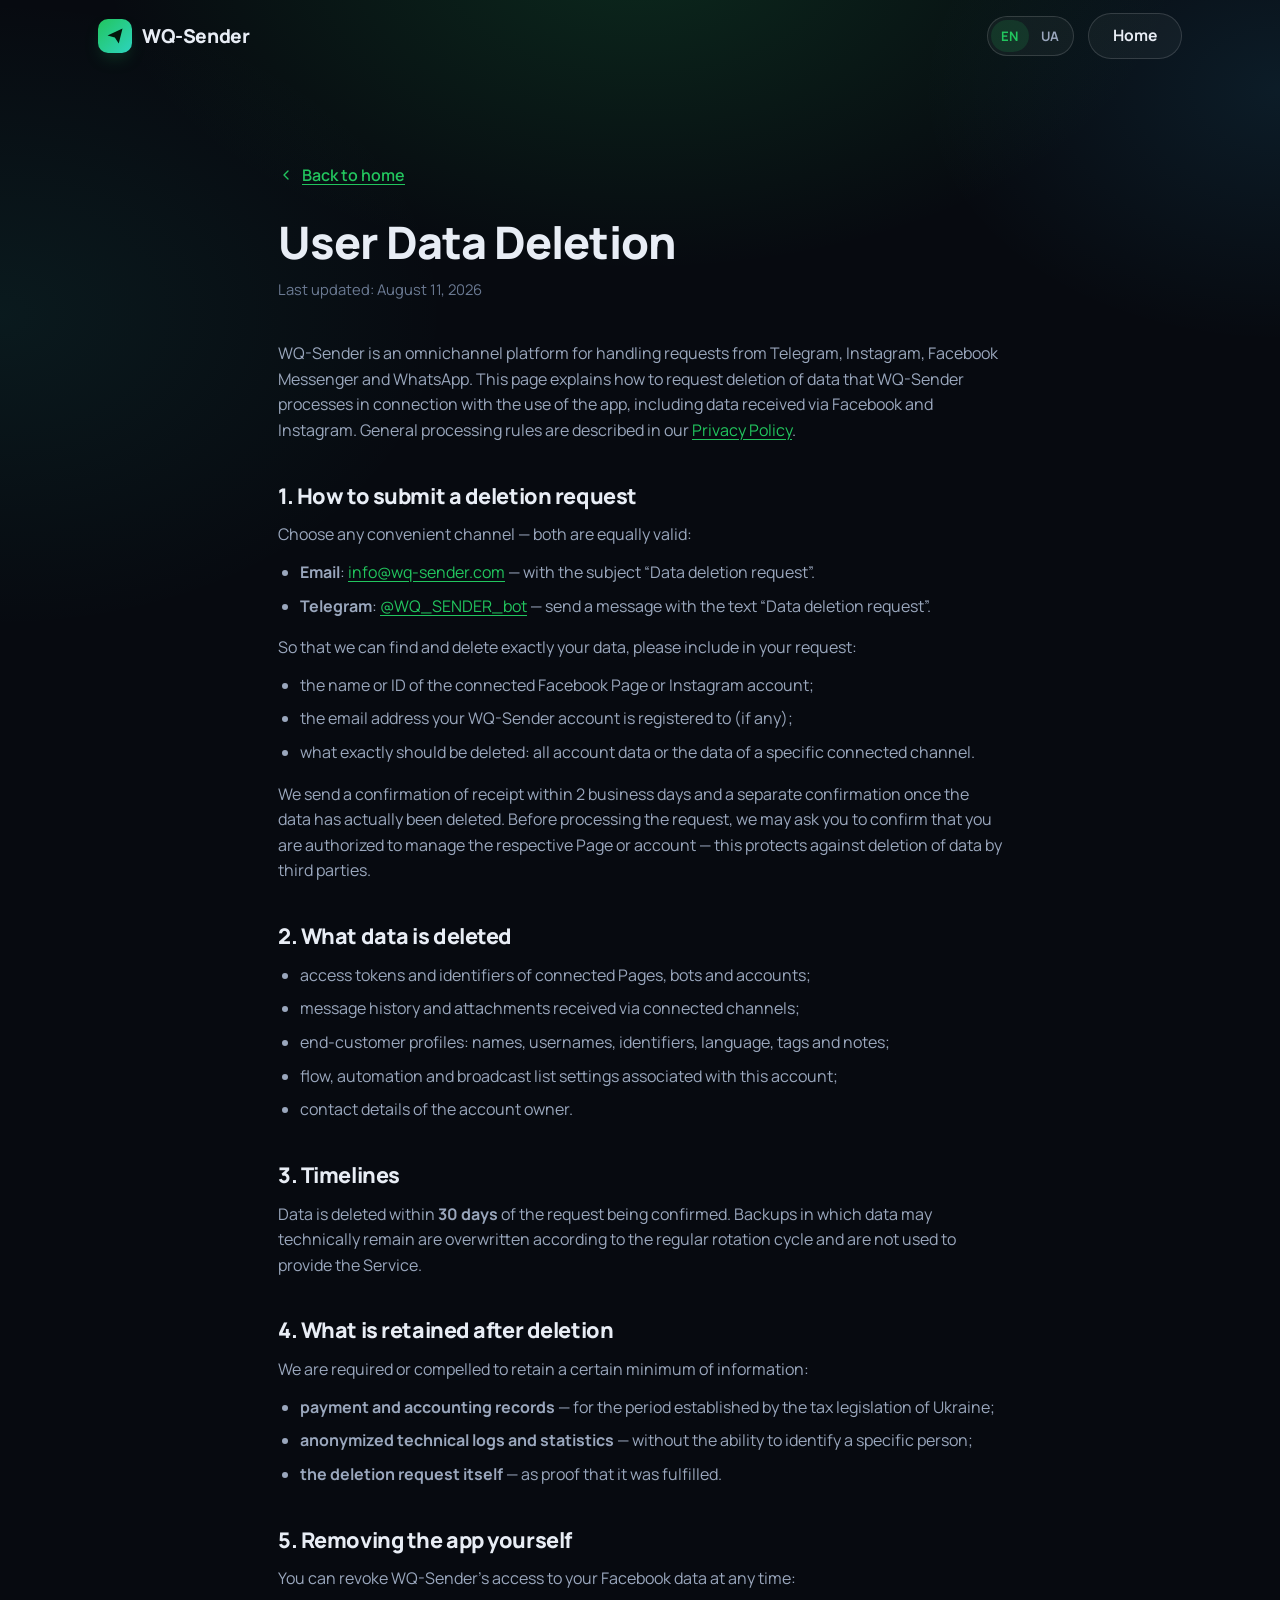
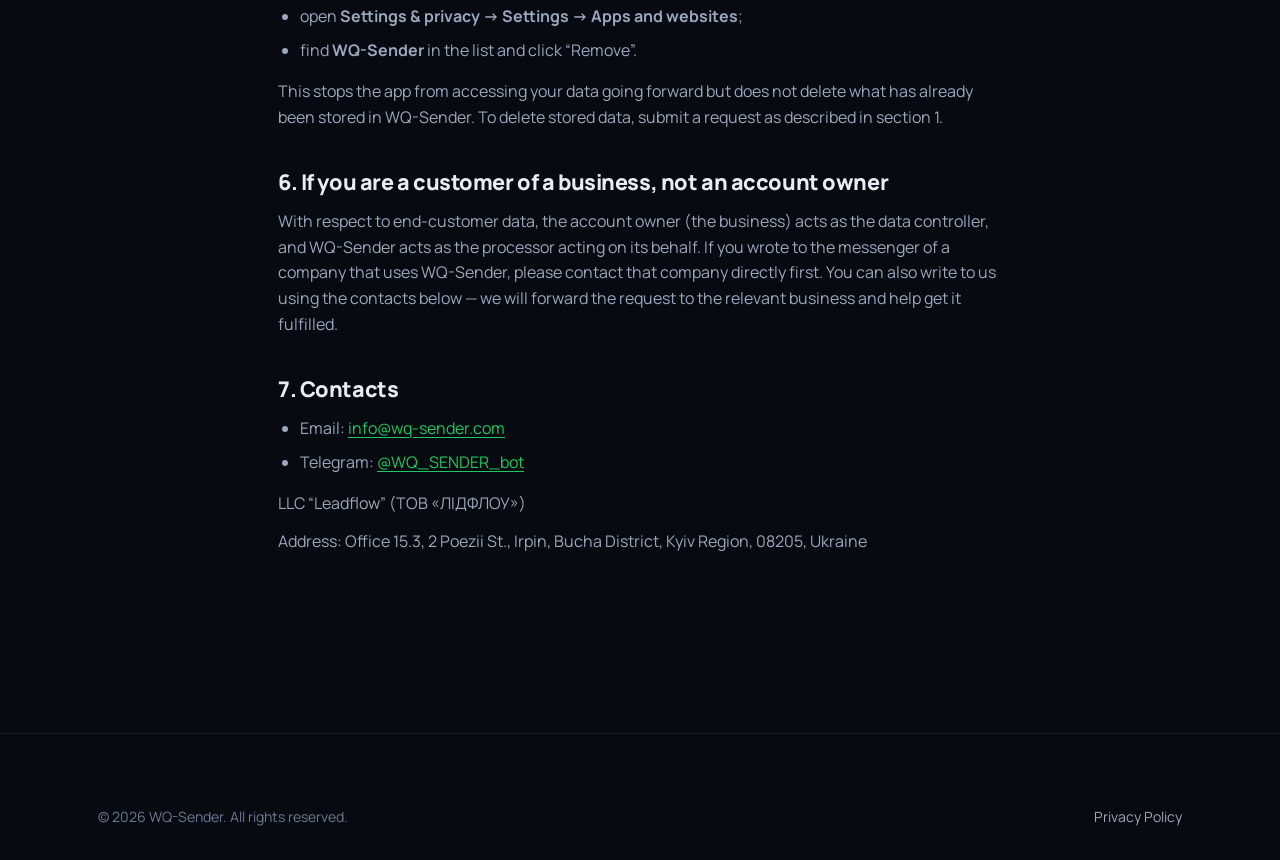
<file: data-deletion.html>
<!DOCTYPE html>
<html lang="en">
<head>
  <meta charset="UTF-8" />
  <meta name="viewport" content="width=device-width, initial-scale=1.0" />
  <title>User Data Deletion — WQ-Sender</title>
  <meta name="description" content="How to request deletion of user data from WQ-Sender: request channels, timelines and the list of data that gets deleted." />
  <meta name="theme-color" content="#070a10" />
  <meta name="robots" content="index,follow" />
  <link rel="canonical" href="https://wq-sender.com/data-deletion.html" />
  <link rel="alternate" hreflang="en" href="https://wq-sender.com/data-deletion.html" />
  <link rel="alternate" hreflang="uk" href="https://wq-sender.com/uk/data-deletion.html" />
  <link rel="alternate" hreflang="x-default" href="https://wq-sender.com/data-deletion.html" />
  <link rel="icon" type="image/svg+xml" href="assets/img/favicon.svg" />
  <link rel="preconnect" href="https://fonts.googleapis.com" />
  <link rel="preconnect" href="https://fonts.gstatic.com" crossorigin />
  <link href="https://fonts.googleapis.com/css2?family=Manrope:wght@400;500;600;700;800&display=swap" rel="stylesheet" />
  <link rel="stylesheet" href="assets/css/styles.css" />
</head>
<body>

  <header class="header">
    <div class="container nav">
      <a href="index.html" class="brand" aria-label="WQ-Sender — home">
        <span class="logo-mark" aria-hidden="true"><svg viewBox="0 0 24 24" fill="none"><path d="M3 11.5 21 3l-4.5 18-4.7-7.2L3 11.5Z" fill="currentColor"/></svg></span>
        WQ-Sender
      </a>
      <div class="nav-actions">
        <div class="lang-switch" role="group" aria-label="Site language">
          <a href="data-deletion.html" lang="en" hreflang="en" data-lang="en" aria-current="true" title="English">EN</a>
          <a href="uk/data-deletion.html" lang="uk" hreflang="uk" data-lang="uk" title="Українська">UA</a>
        </div>
        <a href="index.html" class="btn btn-ghost">Home</a>
      </div>
    </div>
  </header>

  <main class="container legal">
    <a href="index.html" class="back-link">
      <svg viewBox="0 0 24 24" width="16" height="16" fill="none" stroke="currentColor" stroke-width="2" stroke-linecap="round" stroke-linejoin="round"><path d="m15 18-6-6 6-6"/></svg>
      Back to home
    </a>

    <h1>User Data Deletion</h1>
    <p class="updated">Last updated: August 11, 2026</p>

    <p>WQ-Sender is an omnichannel platform for handling requests from Telegram, Instagram, Facebook Messenger and WhatsApp. This page explains how to request deletion of data that WQ-Sender processes in connection with the use of the app, including data received via Facebook and Instagram. General processing rules are described in our <a href="privacy.html">Privacy Policy</a>.</p>

    <h2>1. How to submit a deletion request</h2>
    <p>Choose any convenient channel — both are equally valid:</p>
    <ul>
      <li><b>Email</b>: <a href="mailto:info@wq-sender.com?subject=Data%20deletion%20request">info@wq-sender.com</a> — with the subject “Data deletion request”.</li>
      <li><b>Telegram</b>: <a href="https://t.me/WQ_SENDER_bot" target="_blank" rel="noopener">@WQ_SENDER_bot</a> — send a message with the text “Data deletion request”.</li>
    </ul>
    <p>So that we can find and delete exactly your data, please include in your request:</p>
    <ul>
      <li>the name or ID of the connected Facebook Page or Instagram account;</li>
      <li>the email address your WQ-Sender account is registered to (if any);</li>
      <li>what exactly should be deleted: all account data or the data of a specific connected channel.</li>
    </ul>
    <p>We send a confirmation of receipt within 2 business days and a separate confirmation once the data has actually been deleted. Before processing the request, we may ask you to confirm that you are authorized to manage the respective Page or account — this protects against deletion of data by third parties.</p>

    <h2>2. What data is deleted</h2>
    <ul>
      <li>access tokens and identifiers of connected Pages, bots and accounts;</li>
      <li>message history and attachments received via connected channels;</li>
      <li>end-customer profiles: names, usernames, identifiers, language, tags and notes;</li>
      <li>flow, automation and broadcast list settings associated with this account;</li>
      <li>contact details of the account owner.</li>
    </ul>

    <h2>3. Timelines</h2>
    <p>Data is deleted within <b>30 days</b> of the request being confirmed. Backups in which data may technically remain are overwritten according to the regular rotation cycle and are not used to provide the Service.</p>

    <h2>4. What is retained after deletion</h2>
    <p>We are required or compelled to retain a certain minimum of information:</p>
    <ul>
      <li><b>payment and accounting records</b> — for the period established by the tax legislation of Ukraine;</li>
      <li><b>anonymized technical logs and statistics</b> — without the ability to identify a specific person;</li>
      <li><b>the deletion request itself</b> — as proof that it was fulfilled.</li>
    </ul>

    <h2>5. Removing the app yourself</h2>
    <p>You can revoke WQ-Sender’s access to your Facebook data at any time:</p>
    <ul>
      <li>open <b>Settings &amp; privacy → Settings → Apps and websites</b>;</li>
      <li>find <b>WQ-Sender</b> in the list and click “Remove”.</li>
    </ul>
    <p>This stops the app from accessing your data going forward but does not delete what has already been stored in WQ-Sender. To delete stored data, submit a request as described in section&nbsp;1.</p>

    <h2>6. If you are a customer of a business, not an account owner</h2>
    <p>With respect to end-customer data, the account owner (the business) acts as the data controller, and WQ-Sender acts as the processor acting on its behalf. If you wrote to the messenger of a company that uses WQ-Sender, please contact that company directly first. You can also write to us using the contacts below — we will forward the request to the relevant business and help get it fulfilled.</p>

    <h2>7. Contacts</h2>
    <ul>
      <li>Email: <a href="mailto:info@wq-sender.com">info@wq-sender.com</a></li>
      <li>Telegram: <a href="https://t.me/WQ_SENDER_bot">@WQ_SENDER_bot</a></li>
    </ul>
    <p>LLC “Leadflow” (ТОВ «ЛІДФЛОУ»)</p>
    <p>Address: Office 15.3, 2 Poezii St., Irpin, Bucha District, Kyiv Region, 08205, Ukraine</p>
  </main>

  <footer class="footer">
    <div class="container">
      <div class="footer-bottom" style="border-top:none;margin-top:0;padding-top:0">
        <span>© <span id="year">2026</span> WQ-Sender. All rights reserved.</span>
        <span><a href="privacy.html" style="color:var(--text-muted)">Privacy Policy</a></span>
      </div>
    </div>
  </footer>

  <script src="assets/js/main.js"></script>
</body>
</html>
</file>
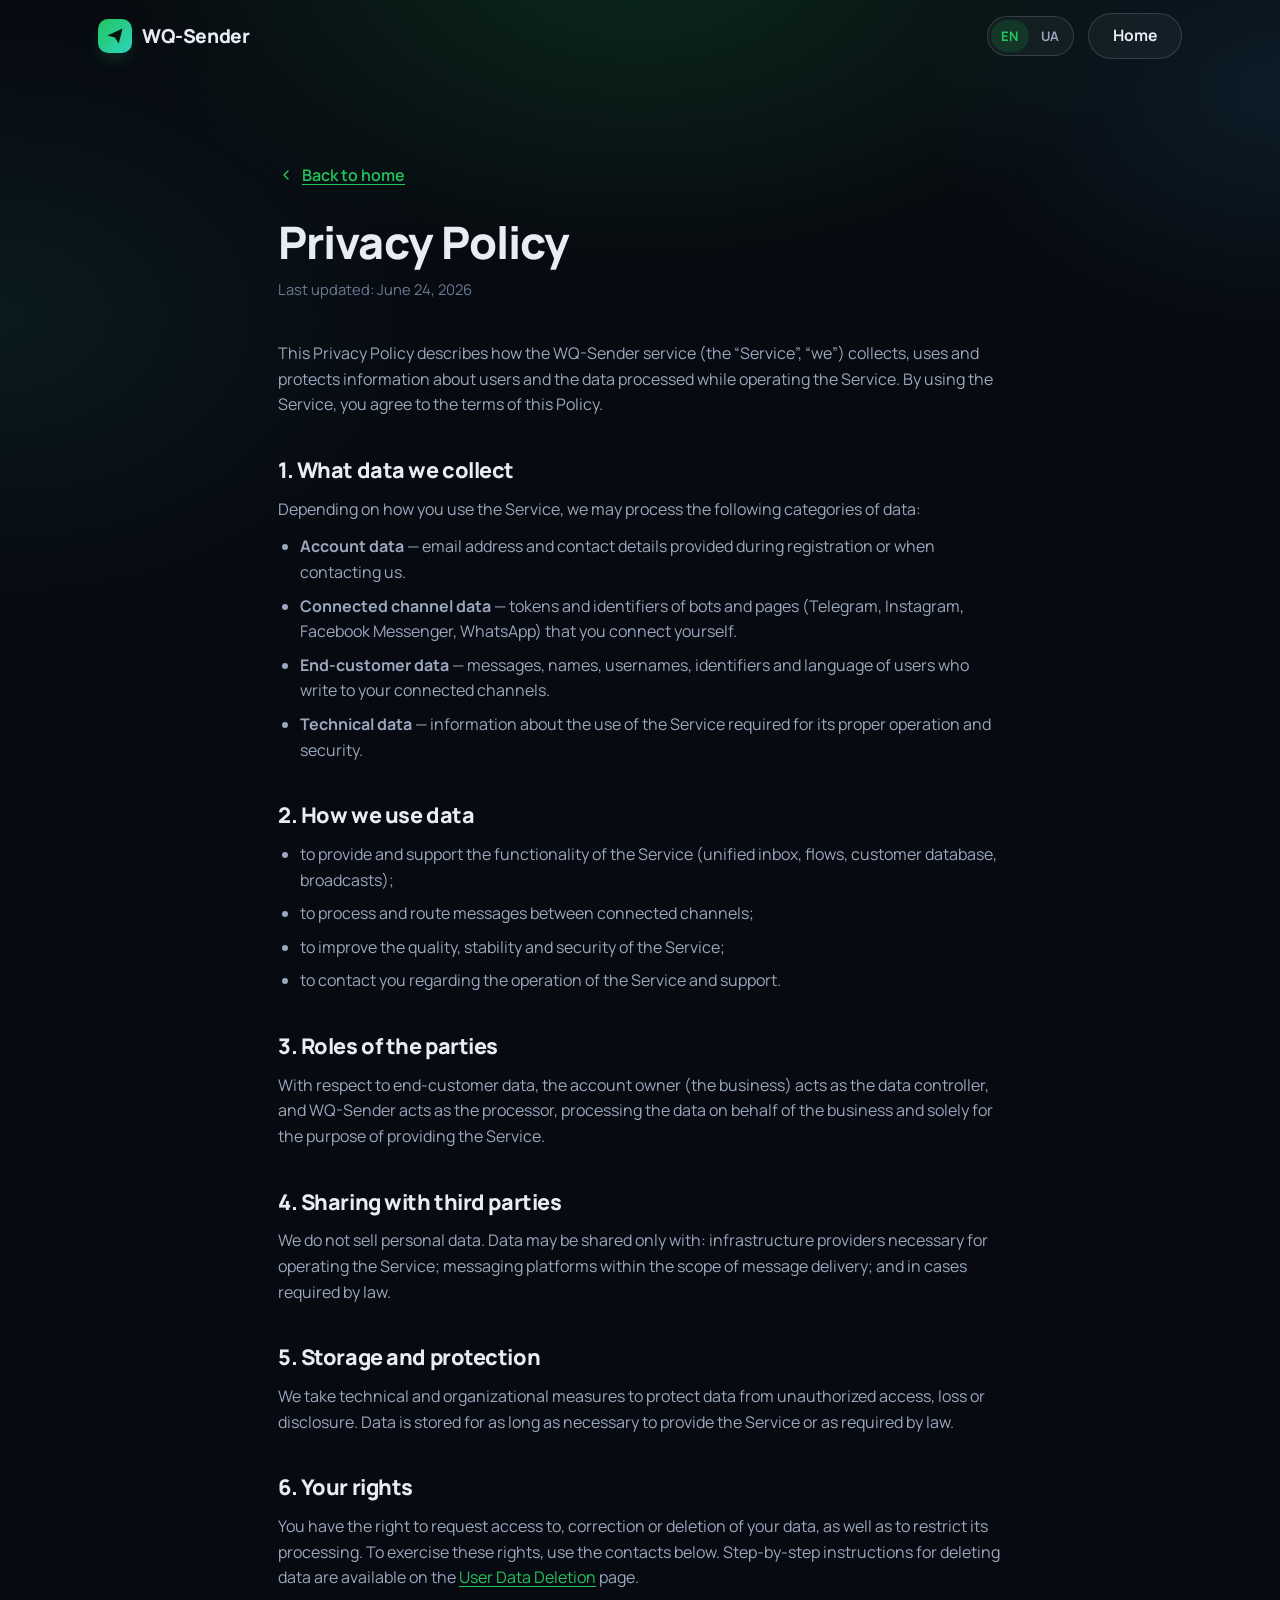
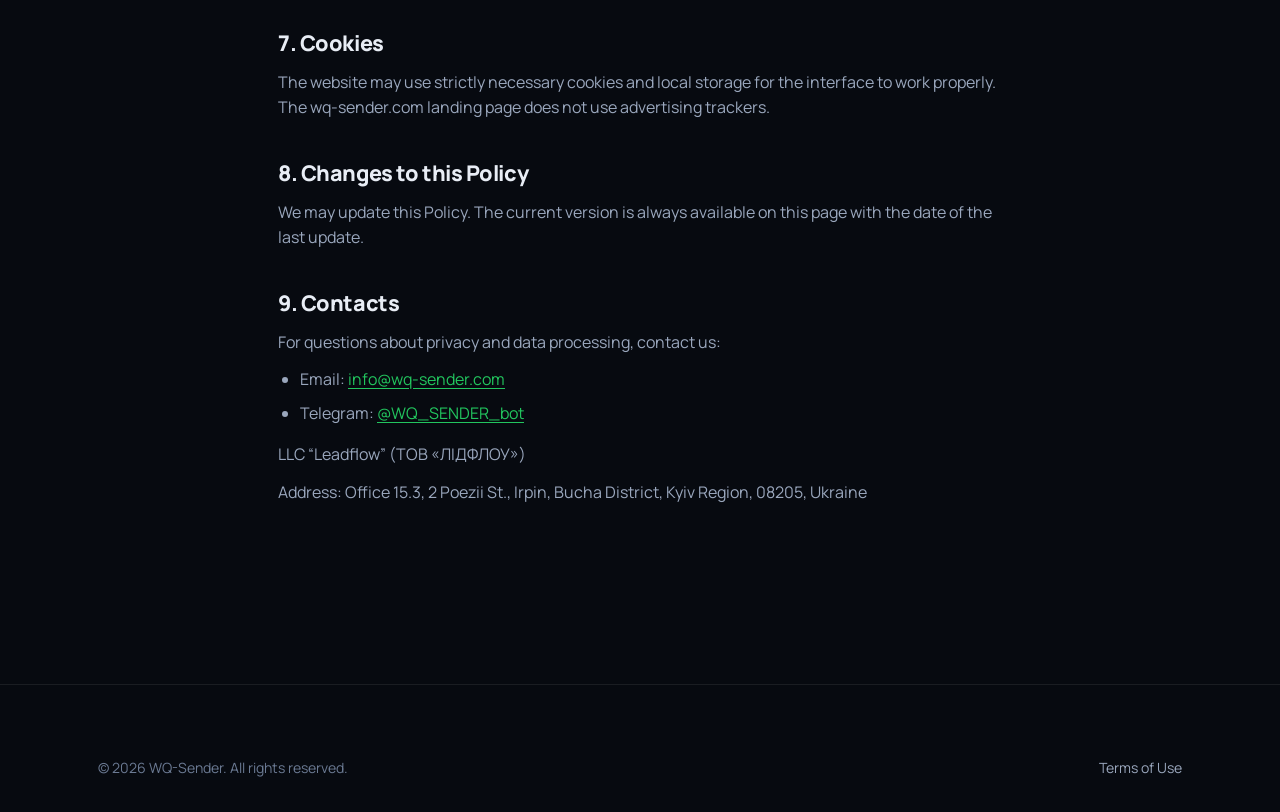
<file: privacy.html>
<!DOCTYPE html>
<html lang="en">
<head>
  <meta charset="UTF-8" />
  <meta name="viewport" content="width=device-width, initial-scale=1.0" />
  <title>Privacy Policy — WQ-Sender</title>
  <meta name="description" content="WQ-Sender Privacy Policy: what data we collect, how we use it and how we protect it." />
  <meta name="theme-color" content="#070a10" />
  <meta name="robots" content="index,follow" />
  <link rel="canonical" href="https://wq-sender.com/privacy.html" />
  <link rel="alternate" hreflang="en" href="https://wq-sender.com/privacy.html" />
  <link rel="alternate" hreflang="uk" href="https://wq-sender.com/uk/privacy.html" />
  <link rel="alternate" hreflang="x-default" href="https://wq-sender.com/privacy.html" />
  <link rel="icon" type="image/svg+xml" href="assets/img/favicon.svg" />
  <link rel="preconnect" href="https://fonts.googleapis.com" />
  <link rel="preconnect" href="https://fonts.gstatic.com" crossorigin />
  <link href="https://fonts.googleapis.com/css2?family=Manrope:wght@400;500;600;700;800&display=swap" rel="stylesheet" />
  <link rel="stylesheet" href="assets/css/styles.css" />
</head>
<body>

  <header class="header">
    <div class="container nav">
      <a href="index.html" class="brand" aria-label="WQ-Sender — home">
        <span class="logo-mark" aria-hidden="true"><svg viewBox="0 0 24 24" fill="none"><path d="M3 11.5 21 3l-4.5 18-4.7-7.2L3 11.5Z" fill="currentColor"/></svg></span>
        WQ-Sender
      </a>
      <div class="nav-actions">
        <div class="lang-switch" role="group" aria-label="Site language">
          <a href="privacy.html" lang="en" hreflang="en" data-lang="en" aria-current="true" title="English">EN</a>
          <a href="uk/privacy.html" lang="uk" hreflang="uk" data-lang="uk" title="Українська">UA</a>
        </div>
        <a href="index.html" class="btn btn-ghost">Home</a>
      </div>
    </div>
  </header>

  <main class="container legal">
    <a href="index.html" class="back-link">
      <svg viewBox="0 0 24 24" width="16" height="16" fill="none" stroke="currentColor" stroke-width="2" stroke-linecap="round" stroke-linejoin="round"><path d="m15 18-6-6 6-6"/></svg>
      Back to home
    </a>

    <h1>Privacy Policy</h1>
    <p class="updated">Last updated: June 24, 2026</p>

    <p>This Privacy Policy describes how the WQ-Sender service (the “Service”, “we”) collects, uses and protects information about users and the data processed while operating the Service. By using the Service, you agree to the terms of this Policy.</p>

    <h2>1. What data we collect</h2>
    <p>Depending on how you use the Service, we may process the following categories of data:</p>
    <ul>
      <li><b>Account data</b> — email address and contact details provided during registration or when contacting us.</li>
      <li><b>Connected channel data</b> — tokens and identifiers of bots and pages (Telegram, Instagram, Facebook Messenger, WhatsApp) that you connect yourself.</li>
      <li><b>End-customer data</b> — messages, names, usernames, identifiers and language of users who write to your connected channels.</li>
      <li><b>Technical data</b> — information about the use of the Service required for its proper operation and security.</li>
    </ul>

    <h2>2. How we use data</h2>
    <ul>
      <li>to provide and support the functionality of the Service (unified inbox, flows, customer database, broadcasts);</li>
      <li>to process and route messages between connected channels;</li>
      <li>to improve the quality, stability and security of the Service;</li>
      <li>to contact you regarding the operation of the Service and support.</li>
    </ul>

    <h2>3. Roles of the parties</h2>
    <p>With respect to end-customer data, the account owner (the business) acts as the data controller, and WQ-Sender acts as the processor, processing the data on behalf of the business and solely for the purpose of providing the Service.</p>

    <h2>4. Sharing with third parties</h2>
    <p>We do not sell personal data. Data may be shared only with: infrastructure providers necessary for operating the Service; messaging platforms within the scope of message delivery; and in cases required by law.</p>

    <h2>5. Storage and protection</h2>
    <p>We take technical and organizational measures to protect data from unauthorized access, loss or disclosure. Data is stored for as long as necessary to provide the Service or as required by law.</p>

    <h2>6. Your rights</h2>
    <p>You have the right to request access to, correction or deletion of your data, as well as to restrict its processing. To exercise these rights, use the contacts below. Step-by-step instructions for deleting data are available on the <a href="data-deletion.html">User Data Deletion</a> page.</p>

    <h2>7. Cookies</h2>
    <p>The website may use strictly necessary cookies and local storage for the interface to work properly. The wq-sender.com landing page does not use advertising trackers.</p>

    <h2>8. Changes to this Policy</h2>
    <p>We may update this Policy. The current version is always available on this page with the date of the last update.</p>

    <h2>9. Contacts</h2>
    <p>For questions about privacy and data processing, contact us:</p>
    <ul>
      <li>Email: <a href="mailto:info@wq-sender.com">info@wq-sender.com</a></li>
      <li>Telegram: <a href="https://t.me/WQ_SENDER_bot">@WQ_SENDER_bot</a></li>
    </ul>
    <p>LLC “Leadflow” (ТОВ «ЛІДФЛОУ»)</p>
    <p>Address: Office 15.3, 2 Poezii St., Irpin, Bucha District, Kyiv Region, 08205, Ukraine</p>
  </main>

  <footer class="footer">
    <div class="container">
      <div class="footer-bottom" style="border-top:none;margin-top:0;padding-top:0">
        <span>© <span id="year">2026</span> WQ-Sender. All rights reserved.</span>
        <span><a href="terms.html" style="color:var(--text-muted)">Terms of Use</a></span>
      </div>
    </div>
  </footer>

  <script src="assets/js/main.js"></script>
</body>
</html>
</file>
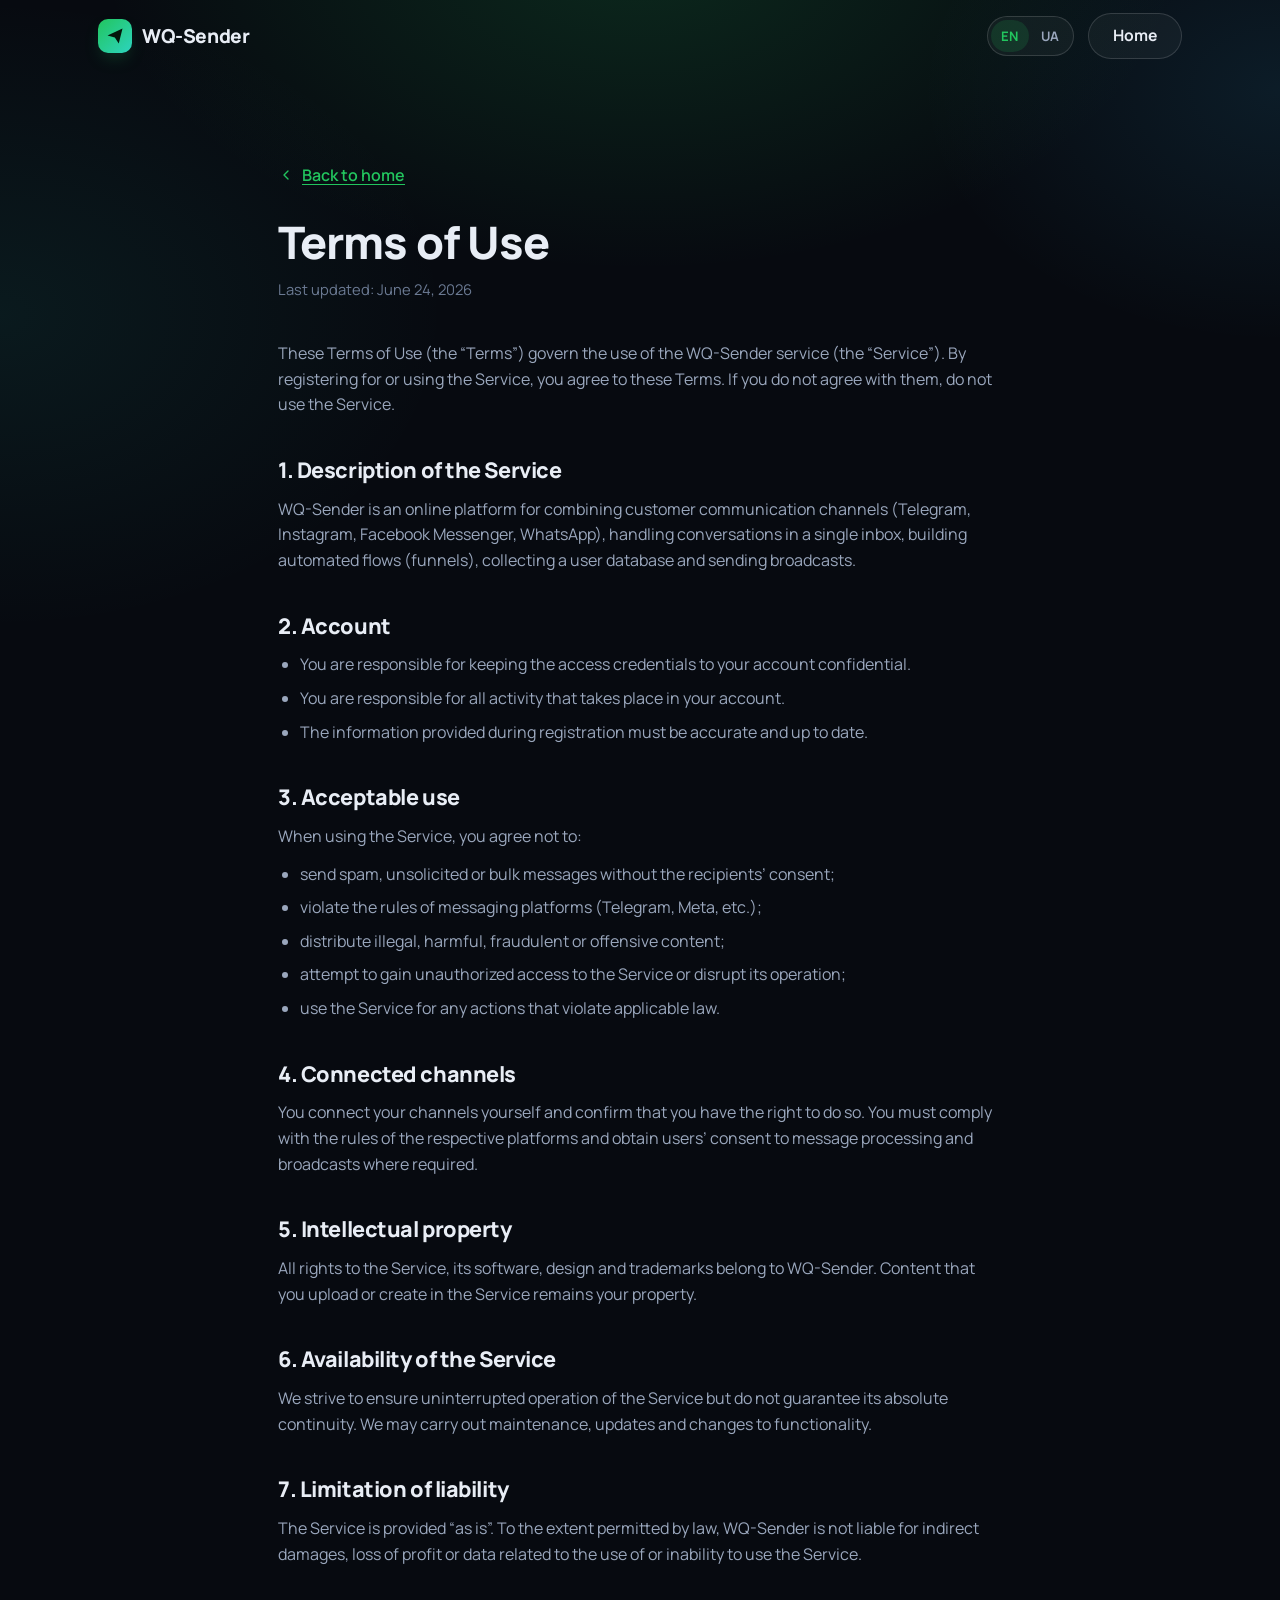
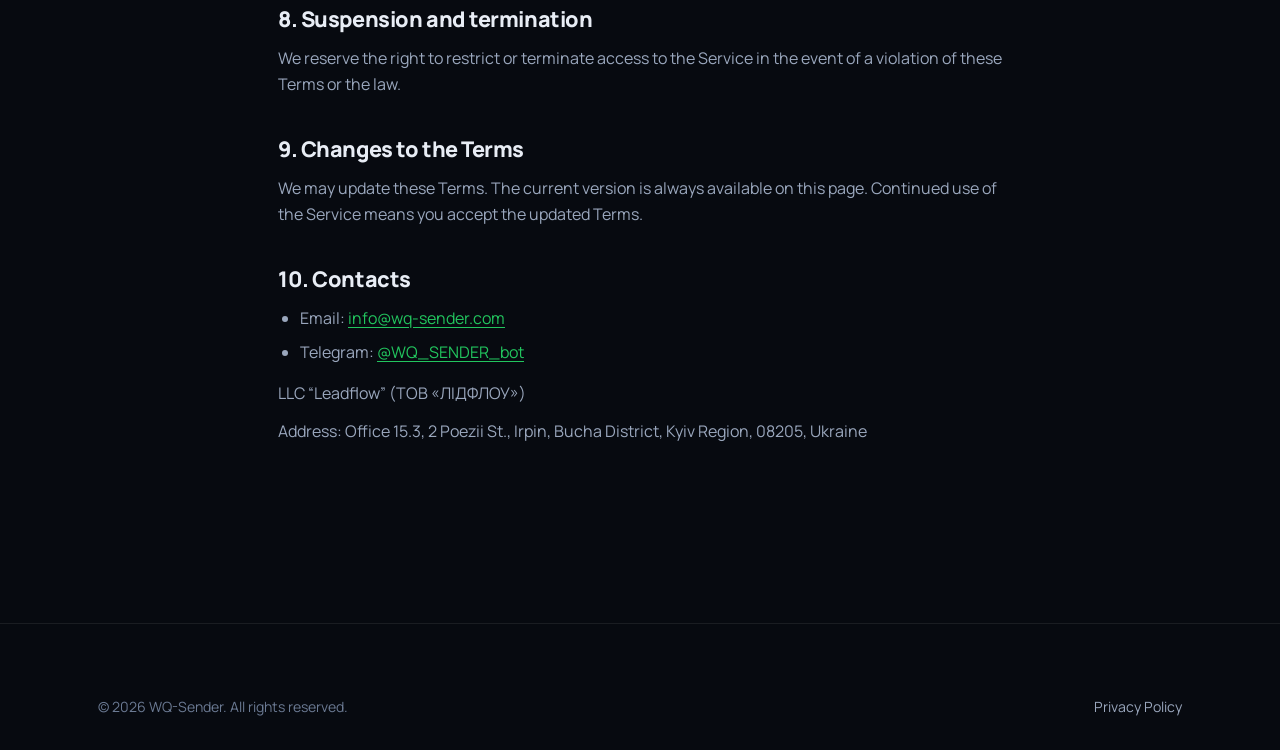
<file: terms.html>
<!DOCTYPE html>
<html lang="en">
<head>
  <meta charset="UTF-8" />
  <meta name="viewport" content="width=device-width, initial-scale=1.0" />
  <title>Terms of Use — WQ-Sender</title>
  <meta name="description" content="WQ-Sender Terms of Use: terms of service, user obligations and limitations." />
  <meta name="theme-color" content="#070a10" />
  <meta name="robots" content="index,follow" />
  <link rel="canonical" href="https://wq-sender.com/terms.html" />
  <link rel="alternate" hreflang="en" href="https://wq-sender.com/terms.html" />
  <link rel="alternate" hreflang="uk" href="https://wq-sender.com/uk/terms.html" />
  <link rel="alternate" hreflang="x-default" href="https://wq-sender.com/terms.html" />
  <link rel="icon" type="image/svg+xml" href="assets/img/favicon.svg" />
  <link rel="preconnect" href="https://fonts.googleapis.com" />
  <link rel="preconnect" href="https://fonts.gstatic.com" crossorigin />
  <link href="https://fonts.googleapis.com/css2?family=Manrope:wght@400;500;600;700;800&display=swap" rel="stylesheet" />
  <link rel="stylesheet" href="assets/css/styles.css" />
</head>
<body>

  <header class="header">
    <div class="container nav">
      <a href="index.html" class="brand" aria-label="WQ-Sender — home">
        <span class="logo-mark" aria-hidden="true"><svg viewBox="0 0 24 24" fill="none"><path d="M3 11.5 21 3l-4.5 18-4.7-7.2L3 11.5Z" fill="currentColor"/></svg></span>
        WQ-Sender
      </a>
      <div class="nav-actions">
        <div class="lang-switch" role="group" aria-label="Site language">
          <a href="terms.html" lang="en" hreflang="en" data-lang="en" aria-current="true" title="English">EN</a>
          <a href="uk/terms.html" lang="uk" hreflang="uk" data-lang="uk" title="Українська">UA</a>
        </div>
        <a href="index.html" class="btn btn-ghost">Home</a>
      </div>
    </div>
  </header>

  <main class="container legal">
    <a href="index.html" class="back-link">
      <svg viewBox="0 0 24 24" width="16" height="16" fill="none" stroke="currentColor" stroke-width="2" stroke-linecap="round" stroke-linejoin="round"><path d="m15 18-6-6 6-6"/></svg>
      Back to home
    </a>

    <h1>Terms of Use</h1>
    <p class="updated">Last updated: June 24, 2026</p>

    <p>These Terms of Use (the “Terms”) govern the use of the WQ-Sender service (the “Service”). By registering for or using the Service, you agree to these Terms. If you do not agree with them, do not use the Service.</p>

    <h2>1. Description of the Service</h2>
    <p>WQ-Sender is an online platform for combining customer communication channels (Telegram, Instagram, Facebook Messenger, WhatsApp), handling conversations in a single inbox, building automated flows (funnels), collecting a user database and sending broadcasts.</p>

    <h2>2. Account</h2>
    <ul>
      <li>You are responsible for keeping the access credentials to your account confidential.</li>
      <li>You are responsible for all activity that takes place in your account.</li>
      <li>The information provided during registration must be accurate and up to date.</li>
    </ul>

    <h2>3. Acceptable use</h2>
    <p>When using the Service, you agree not to:</p>
    <ul>
      <li>send spam, unsolicited or bulk messages without the recipients’ consent;</li>
      <li>violate the rules of messaging platforms (Telegram, Meta, etc.);</li>
      <li>distribute illegal, harmful, fraudulent or offensive content;</li>
      <li>attempt to gain unauthorized access to the Service or disrupt its operation;</li>
      <li>use the Service for any actions that violate applicable law.</li>
    </ul>

    <h2>4. Connected channels</h2>
    <p>You connect your channels yourself and confirm that you have the right to do so. You must comply with the rules of the respective platforms and obtain users’ consent to message processing and broadcasts where required.</p>

    <h2>5. Intellectual property</h2>
    <p>All rights to the Service, its software, design and trademarks belong to WQ-Sender. Content that you upload or create in the Service remains your property.</p>

    <h2>6. Availability of the Service</h2>
    <p>We strive to ensure uninterrupted operation of the Service but do not guarantee its absolute continuity. We may carry out maintenance, updates and changes to functionality.</p>

    <h2>7. Limitation of liability</h2>
    <p>The Service is provided “as is”. To the extent permitted by law, WQ-Sender is not liable for indirect damages, loss of profit or data related to the use of or inability to use the Service.</p>

    <h2>8. Suspension and termination</h2>
    <p>We reserve the right to restrict or terminate access to the Service in the event of a violation of these Terms or the law.</p>

    <h2>9. Changes to the Terms</h2>
    <p>We may update these Terms. The current version is always available on this page. Continued use of the Service means you accept the updated Terms.</p>

    <h2>10. Contacts</h2>
    <ul>
      <li>Email: <a href="mailto:info@wq-sender.com">info@wq-sender.com</a></li>
      <li>Telegram: <a href="https://t.me/WQ_SENDER_bot">@WQ_SENDER_bot</a></li>
    </ul>
    <p>LLC “Leadflow” (ТОВ «ЛІДФЛОУ»)</p>
    <p>Address: Office 15.3, 2 Poezii St., Irpin, Bucha District, Kyiv Region, 08205, Ukraine</p>
  </main>

  <footer class="footer">
    <div class="container">
      <div class="footer-bottom" style="border-top:none;margin-top:0;padding-top:0">
        <span>© <span id="year">2026</span> WQ-Sender. All rights reserved.</span>
        <span><a href="privacy.html" style="color:var(--text-muted)">Privacy Policy</a></span>
      </div>
    </div>
  </footer>

  <script src="assets/js/main.js"></script>
</body>
</html>
</file>
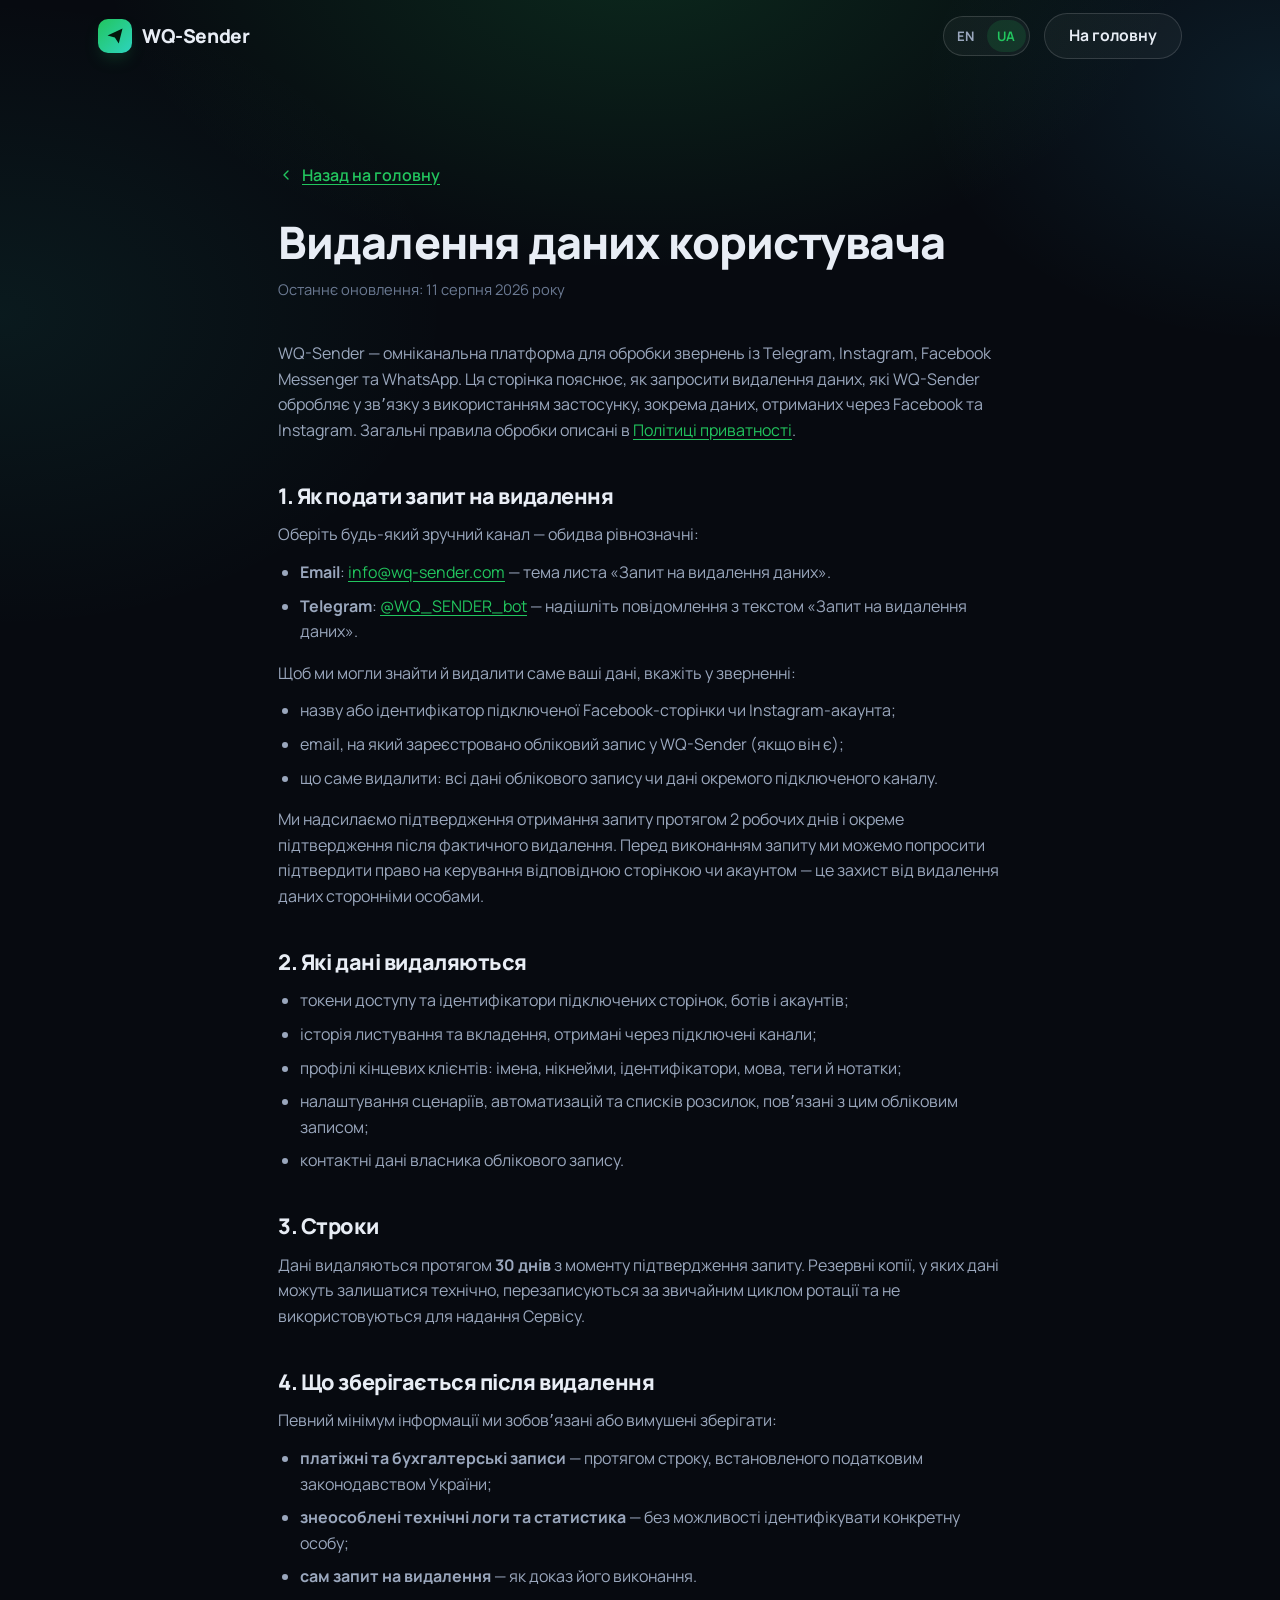
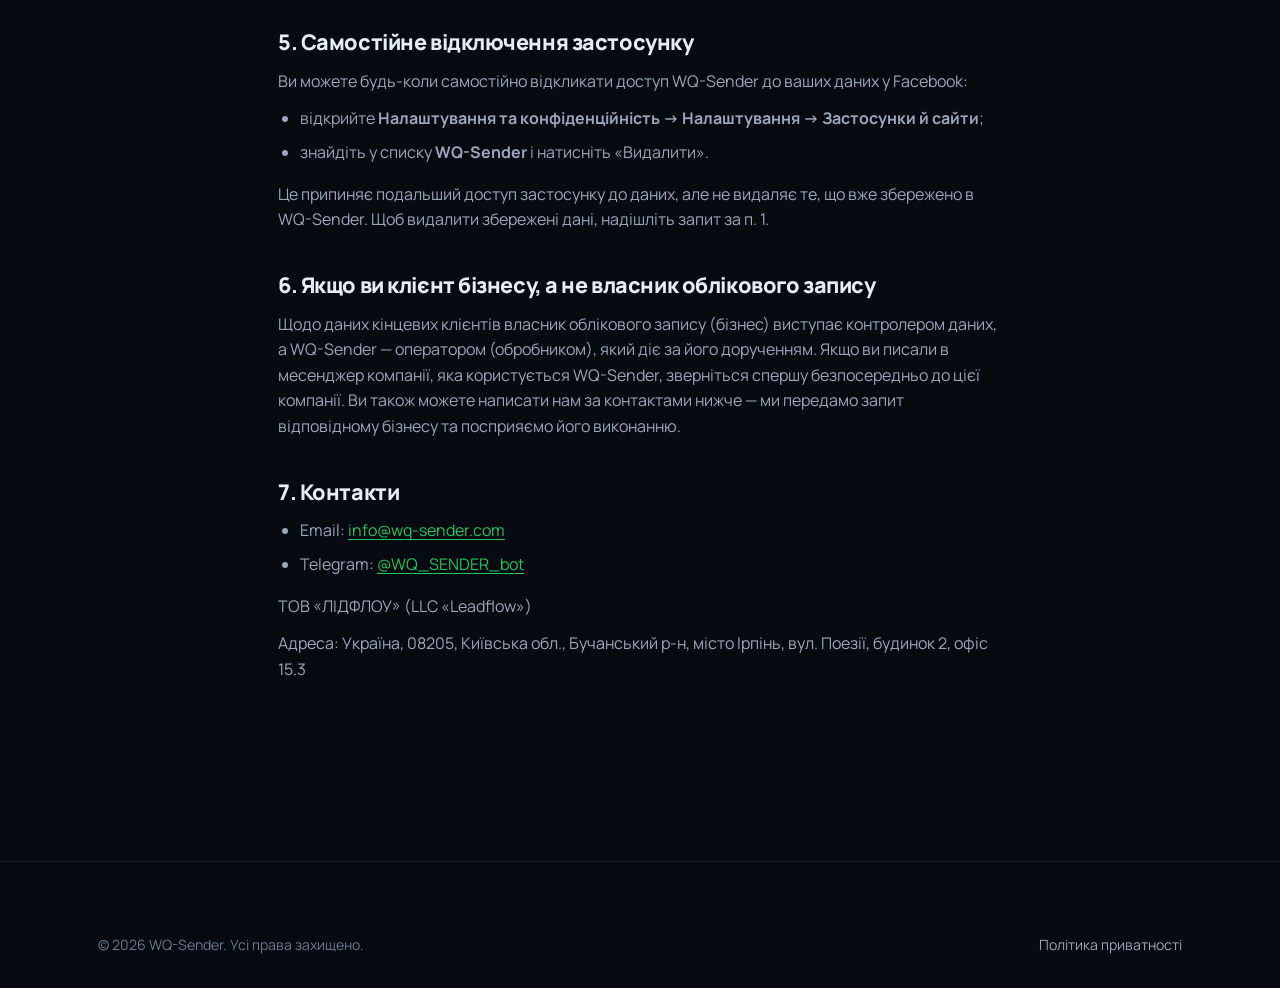
<file: uk/data-deletion.html>
<!DOCTYPE html>
<html lang="uk">
<head>
  <meta charset="UTF-8" />
  <meta name="viewport" content="width=device-width, initial-scale=1.0" />
  <title>Видалення даних користувача — WQ-Sender</title>
  <meta name="description" content="Інструкція, як запросити видалення даних користувача із сервісу WQ-Sender: канали звернення, строки та перелік даних, що видаляються." />
  <meta name="theme-color" content="#070a10" />
  <meta name="robots" content="index,follow" />
  <link rel="canonical" href="https://wq-sender.com/uk/data-deletion.html" />
  <link rel="alternate" hreflang="en" href="https://wq-sender.com/data-deletion.html" />
  <link rel="alternate" hreflang="uk" href="https://wq-sender.com/uk/data-deletion.html" />
  <link rel="alternate" hreflang="x-default" href="https://wq-sender.com/data-deletion.html" />
  <link rel="icon" type="image/svg+xml" href="../assets/img/favicon.svg" />
  <link rel="preconnect" href="https://fonts.googleapis.com" />
  <link rel="preconnect" href="https://fonts.gstatic.com" crossorigin />
  <link href="https://fonts.googleapis.com/css2?family=Manrope:wght@400;500;600;700;800&display=swap" rel="stylesheet" />
  <link rel="stylesheet" href="../assets/css/styles.css" />
</head>
<body>

  <header class="header">
    <div class="container nav">
      <a href="index.html" class="brand" aria-label="WQ-Sender — на головну">
        <span class="logo-mark" aria-hidden="true"><svg viewBox="0 0 24 24" fill="none"><path d="M3 11.5 21 3l-4.5 18-4.7-7.2L3 11.5Z" fill="currentColor"/></svg></span>
        WQ-Sender
      </a>
      <div class="nav-actions">
        <div class="lang-switch" role="group" aria-label="Мова сайту">
          <a href="../data-deletion.html" lang="en" hreflang="en" data-lang="en" title="English">EN</a>
          <a href="data-deletion.html" lang="uk" hreflang="uk" data-lang="uk" aria-current="true" title="Українська">UA</a>
        </div>
        <a href="index.html" class="btn btn-ghost">На головну</a>
      </div>
    </div>
  </header>

  <main class="container legal">
    <a href="index.html" class="back-link">
      <svg viewBox="0 0 24 24" width="16" height="16" fill="none" stroke="currentColor" stroke-width="2" stroke-linecap="round" stroke-linejoin="round"><path d="m15 18-6-6 6-6"/></svg>
      Назад на головну
    </a>

    <h1>Видалення даних користувача</h1>
    <p class="updated">Останнє оновлення: 11 серпня 2026 року</p>

    <p>WQ-Sender — омніканальна платформа для обробки звернень із Telegram, Instagram, Facebook Messenger та WhatsApp. Ця сторінка пояснює, як запросити видалення даних, які WQ-Sender обробляє у звʼязку з використанням застосунку, зокрема даних, отриманих через Facebook та Instagram. Загальні правила обробки описані в <a href="privacy.html">Політиці приватності</a>.</p>

    <h2>1. Як подати запит на видалення</h2>
    <p>Оберіть будь-який зручний канал — обидва рівнозначні:</p>
    <ul>
      <li><b>Email</b>: <a href="mailto:info@wq-sender.com?subject=%D0%97%D0%B0%D0%BF%D0%B8%D1%82%20%D0%BD%D0%B0%20%D0%B2%D0%B8%D0%B4%D0%B0%D0%BB%D0%B5%D0%BD%D0%BD%D1%8F%20%D0%B4%D0%B0%D0%BD%D0%B8%D1%85">info@wq-sender.com</a> — тема листа «Запит на видалення даних».</li>
      <li><b>Telegram</b>: <a href="https://t.me/WQ_SENDER_bot" target="_blank" rel="noopener">@WQ_SENDER_bot</a> — надішліть повідомлення з текстом «Запит на видалення даних».</li>
    </ul>
    <p>Щоб ми могли знайти й видалити саме ваші дані, вкажіть у зверненні:</p>
    <ul>
      <li>назву або ідентифікатор підключеної Facebook-сторінки чи Instagram-акаунта;</li>
      <li>email, на який зареєстровано обліковий запис у WQ-Sender (якщо він є);</li>
      <li>що саме видалити: всі дані облікового запису чи дані окремого підключеного каналу.</li>
    </ul>
    <p>Ми надсилаємо підтвердження отримання запиту протягом 2 робочих днів і окреме підтвердження після фактичного видалення. Перед виконанням запиту ми можемо попросити підтвердити право на керування відповідною сторінкою чи акаунтом — це захист від видалення даних сторонніми особами.</p>

    <h2>2. Які дані видаляються</h2>
    <ul>
      <li>токени доступу та ідентифікатори підключених сторінок, ботів і акаунтів;</li>
      <li>історія листування та вкладення, отримані через підключені канали;</li>
      <li>профілі кінцевих клієнтів: імена, нікнейми, ідентифікатори, мова, теги й нотатки;</li>
      <li>налаштування сценаріїв, автоматизацій та списків розсилок, повʼязані з цим обліковим записом;</li>
      <li>контактні дані власника облікового запису.</li>
    </ul>

    <h2>3. Строки</h2>
    <p>Дані видаляються протягом <b>30 днів</b> з моменту підтвердження запиту. Резервні копії, у яких дані можуть залишатися технічно, перезаписуються за звичайним циклом ротації та не використовуються для надання Сервісу.</p>

    <h2>4. Що зберігається після видалення</h2>
    <p>Певний мінімум інформації ми зобовʼязані або вимушені зберігати:</p>
    <ul>
      <li><b>платіжні та бухгалтерські записи</b> — протягом строку, встановленого податковим законодавством України;</li>
      <li><b>знеособлені технічні логи та статистика</b> — без можливості ідентифікувати конкретну особу;</li>
      <li><b>сам запит на видалення</b> — як доказ його виконання.</li>
    </ul>

    <h2>5. Самостійне відключення застосунку</h2>
    <p>Ви можете будь-коли самостійно відкликати доступ WQ-Sender до ваших даних у Facebook:</p>
    <ul>
      <li>відкрийте <b>Налаштування та конфіденційність → Налаштування → Застосунки й сайти</b>;</li>
      <li>знайдіть у списку <b>WQ-Sender</b> і натисніть «Видалити».</li>
    </ul>
    <p>Це припиняє подальший доступ застосунку до даних, але не видаляє те, що вже збережено в WQ-Sender. Щоб видалити збережені дані, надішліть запит за п.&nbsp;1.</p>

    <h2>6. Якщо ви клієнт бізнесу, а не власник облікового запису</h2>
    <p>Щодо даних кінцевих клієнтів власник облікового запису (бізнес) виступає контролером даних, а WQ-Sender — оператором (обробником), який діє за його дорученням. Якщо ви писали в месенджер компанії, яка користується WQ-Sender, зверніться спершу безпосередньо до цієї компанії. Ви також можете написати нам за контактами нижче — ми передамо запит відповідному бізнесу та посприяємо його виконанню.</p>

    <h2>7. Контакти</h2>
    <ul>
      <li>Email: <a href="mailto:info@wq-sender.com">info@wq-sender.com</a></li>
      <li>Telegram: <a href="https://t.me/WQ_SENDER_bot">@WQ_SENDER_bot</a></li>
    </ul>
    <p>ТОВ «ЛІДФЛОУ» (LLC «Leadflow»)</p>
    <p>Адреса: Україна, 08205, Київська обл., Бучанський р-н, місто Ірпінь, вул. Поезії, будинок 2, офіс 15.3</p>
  </main>

  <footer class="footer">
    <div class="container">
      <div class="footer-bottom" style="border-top:none;margin-top:0;padding-top:0">
        <span>© <span id="year">2026</span> WQ-Sender. Усі права захищено.</span>
        <span><a href="privacy.html" style="color:var(--text-muted)">Політика приватності</a></span>
      </div>
    </div>
  </footer>

  <script src="../assets/js/main.js"></script>
</body>
</html>
</file>
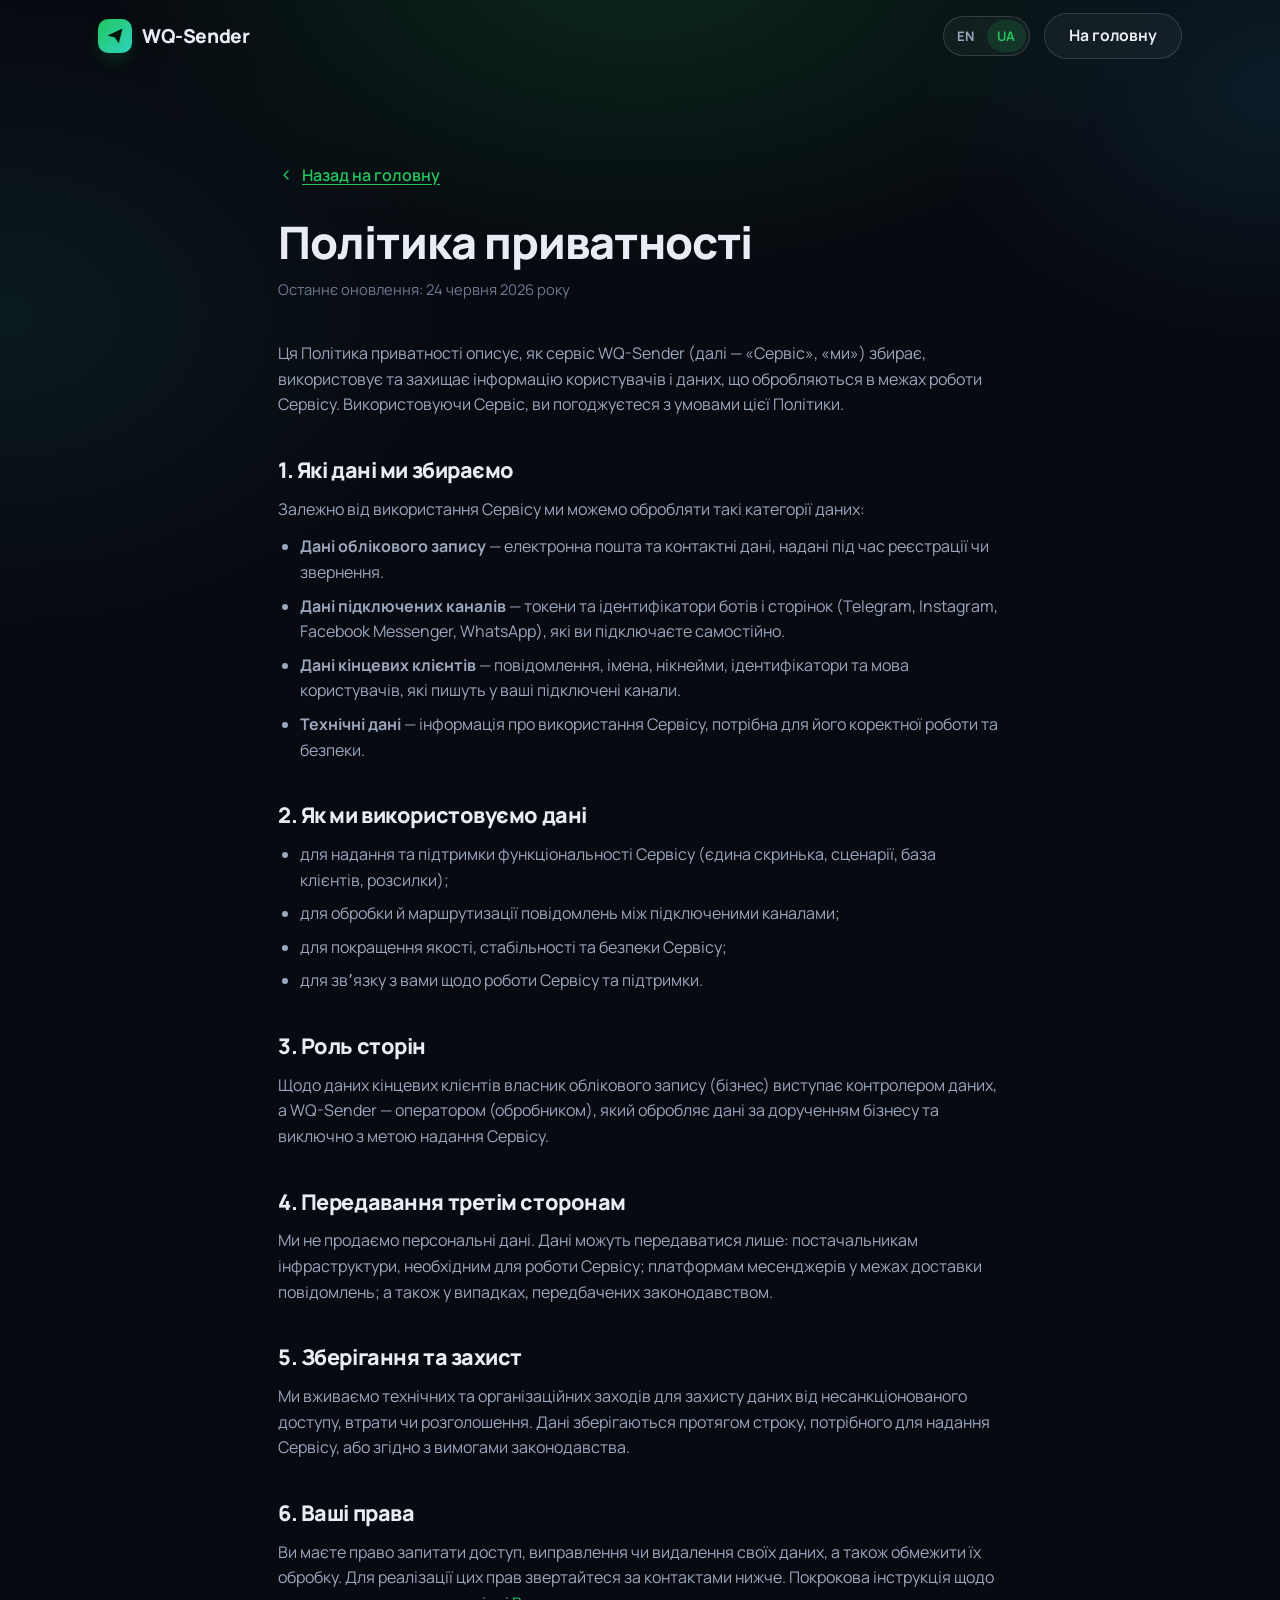
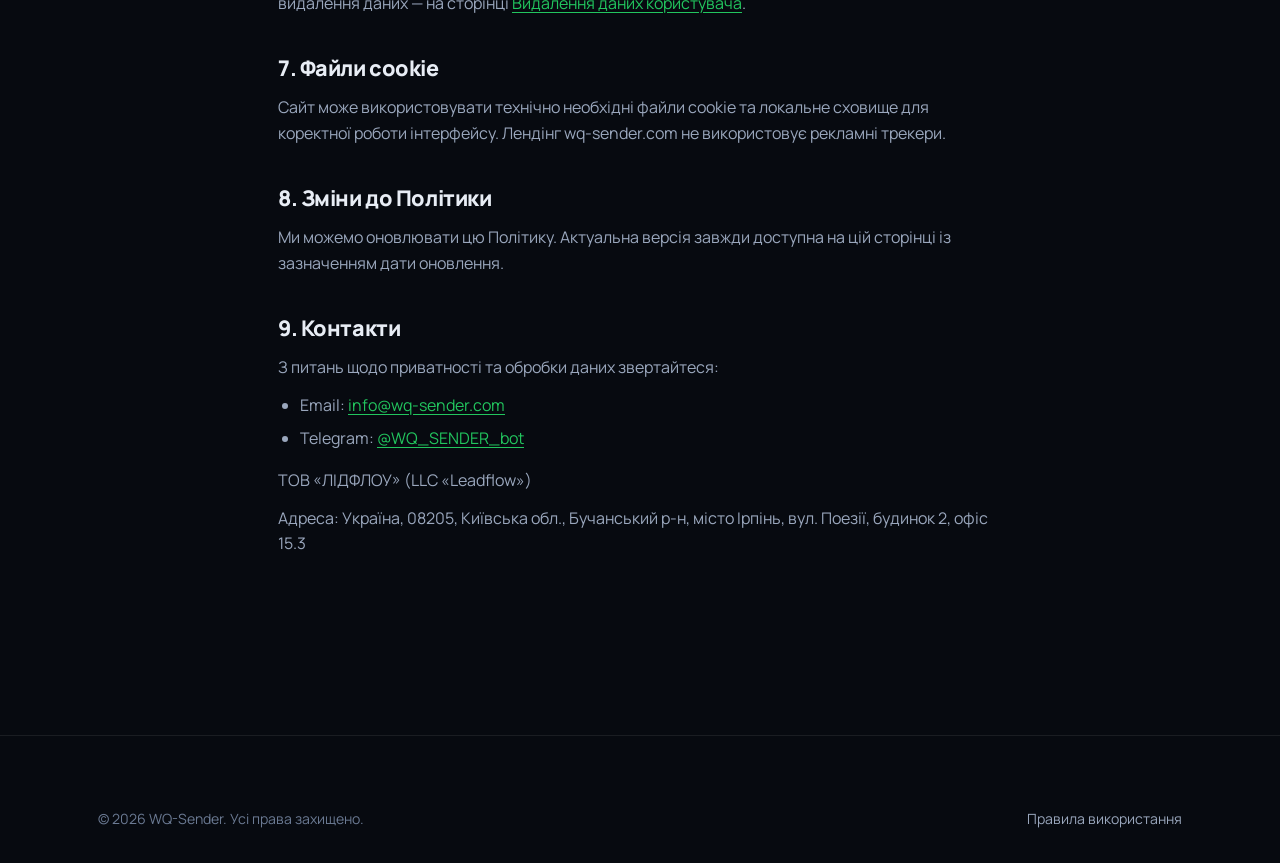
<file: uk/privacy.html>
<!DOCTYPE html>
<html lang="uk">
<head>
  <meta charset="UTF-8" />
  <meta name="viewport" content="width=device-width, initial-scale=1.0" />
  <title>Політика приватності — WQ-Sender</title>
  <meta name="description" content="Політика приватності сервісу WQ-Sender: які дані ми збираємо, як їх використовуємо та захищаємо." />
  <meta name="theme-color" content="#070a10" />
  <meta name="robots" content="index,follow" />
  <link rel="canonical" href="https://wq-sender.com/uk/privacy.html" />
  <link rel="alternate" hreflang="en" href="https://wq-sender.com/privacy.html" />
  <link rel="alternate" hreflang="uk" href="https://wq-sender.com/uk/privacy.html" />
  <link rel="alternate" hreflang="x-default" href="https://wq-sender.com/privacy.html" />
  <link rel="icon" type="image/svg+xml" href="../assets/img/favicon.svg" />
  <link rel="preconnect" href="https://fonts.googleapis.com" />
  <link rel="preconnect" href="https://fonts.gstatic.com" crossorigin />
  <link href="https://fonts.googleapis.com/css2?family=Manrope:wght@400;500;600;700;800&display=swap" rel="stylesheet" />
  <link rel="stylesheet" href="../assets/css/styles.css" />
</head>
<body>

  <header class="header">
    <div class="container nav">
      <a href="index.html" class="brand" aria-label="WQ-Sender — на головну">
        <span class="logo-mark" aria-hidden="true"><svg viewBox="0 0 24 24" fill="none"><path d="M3 11.5 21 3l-4.5 18-4.7-7.2L3 11.5Z" fill="currentColor"/></svg></span>
        WQ-Sender
      </a>
      <div class="nav-actions">
        <div class="lang-switch" role="group" aria-label="Мова сайту">
          <a href="../privacy.html" lang="en" hreflang="en" data-lang="en" title="English">EN</a>
          <a href="privacy.html" lang="uk" hreflang="uk" data-lang="uk" aria-current="true" title="Українська">UA</a>
        </div>
        <a href="index.html" class="btn btn-ghost">На головну</a>
      </div>
    </div>
  </header>

  <main class="container legal">
    <a href="index.html" class="back-link">
      <svg viewBox="0 0 24 24" width="16" height="16" fill="none" stroke="currentColor" stroke-width="2" stroke-linecap="round" stroke-linejoin="round"><path d="m15 18-6-6 6-6"/></svg>
      Назад на головну
    </a>

    <h1>Політика приватності</h1>
    <p class="updated">Останнє оновлення: 24 червня 2026 року</p>

    <p>Ця Політика приватності описує, як сервіс WQ-Sender (далі — «Сервіс», «ми») збирає, використовує та захищає інформацію користувачів і даних, що обробляються в межах роботи Сервісу. Використовуючи Сервіс, ви погоджуєтеся з умовами цієї Політики.</p>

    <h2>1. Які дані ми збираємо</h2>
    <p>Залежно від використання Сервісу ми можемо обробляти такі категорії даних:</p>
    <ul>
      <li><b>Дані облікового запису</b> — електронна пошта та контактні дані, надані під час реєстрації чи звернення.</li>
      <li><b>Дані підключених каналів</b> — токени та ідентифікатори ботів і сторінок (Telegram, Instagram, Facebook Messenger, WhatsApp), які ви підключаєте самостійно.</li>
      <li><b>Дані кінцевих клієнтів</b> — повідомлення, імена, нікнейми, ідентифікатори та мова користувачів, які пишуть у ваші підключені канали.</li>
      <li><b>Технічні дані</b> — інформація про використання Сервісу, потрібна для його коректної роботи та безпеки.</li>
    </ul>

    <h2>2. Як ми використовуємо дані</h2>
    <ul>
      <li>для надання та підтримки функціональності Сервісу (єдина скринька, сценарії, база клієнтів, розсилки);</li>
      <li>для обробки й маршрутизації повідомлень між підключеними каналами;</li>
      <li>для покращення якості, стабільності та безпеки Сервісу;</li>
      <li>для звʼязку з вами щодо роботи Сервісу та підтримки.</li>
    </ul>

    <h2>3. Роль сторін</h2>
    <p>Щодо даних кінцевих клієнтів власник облікового запису (бізнес) виступає контролером даних, а WQ-Sender — оператором (обробником), який обробляє дані за дорученням бізнесу та виключно з метою надання Сервісу.</p>

    <h2>4. Передавання третім сторонам</h2>
    <p>Ми не продаємо персональні дані. Дані можуть передаватися лише: постачальникам інфраструктури, необхідним для роботи Сервісу; платформам месенджерів у межах доставки повідомлень; а також у випадках, передбачених законодавством.</p>

    <h2>5. Зберігання та захист</h2>
    <p>Ми вживаємо технічних та організаційних заходів для захисту даних від несанкціонованого доступу, втрати чи розголошення. Дані зберігаються протягом строку, потрібного для надання Сервісу, або згідно з вимогами законодавства.</p>

    <h2>6. Ваші права</h2>
    <p>Ви маєте право запитати доступ, виправлення чи видалення своїх даних, а також обмежити їх обробку. Для реалізації цих прав звертайтеся за контактами нижче. Покрокова інструкція щодо видалення даних — на сторінці <a href="data-deletion.html">Видалення даних користувача</a>.</p>

    <h2>7. Файли cookie</h2>
    <p>Сайт може використовувати технічно необхідні файли cookie та локальне сховище для коректної роботи інтерфейсу. Лендінг wq-sender.com не використовує рекламні трекери.</p>

    <h2>8. Зміни до Політики</h2>
    <p>Ми можемо оновлювати цю Політику. Актуальна версія завжди доступна на цій сторінці із зазначенням дати оновлення.</p>

    <h2>9. Контакти</h2>
    <p>З питань щодо приватності та обробки даних звертайтеся:</p>
    <ul>
      <li>Email: <a href="mailto:info@wq-sender.com">info@wq-sender.com</a></li>
      <li>Telegram: <a href="https://t.me/WQ_SENDER_bot">@WQ_SENDER_bot</a></li>
    </ul>
    <p>ТОВ «ЛІДФЛОУ» (LLC «Leadflow»)</p>
    <p>Адреса: Україна, 08205, Київська обл., Бучанський р-н, місто Ірпінь, вул. Поезії, будинок 2, офіс 15.3</p>
  </main>

  <footer class="footer">
    <div class="container">
      <div class="footer-bottom" style="border-top:none;margin-top:0;padding-top:0">
        <span>© <span id="year">2026</span> WQ-Sender. Усі права захищено.</span>
        <span><a href="terms.html" style="color:var(--text-muted)">Правила використання</a></span>
      </div>
    </div>
  </footer>

  <script src="../assets/js/main.js"></script>
</body>
</html>
</file>
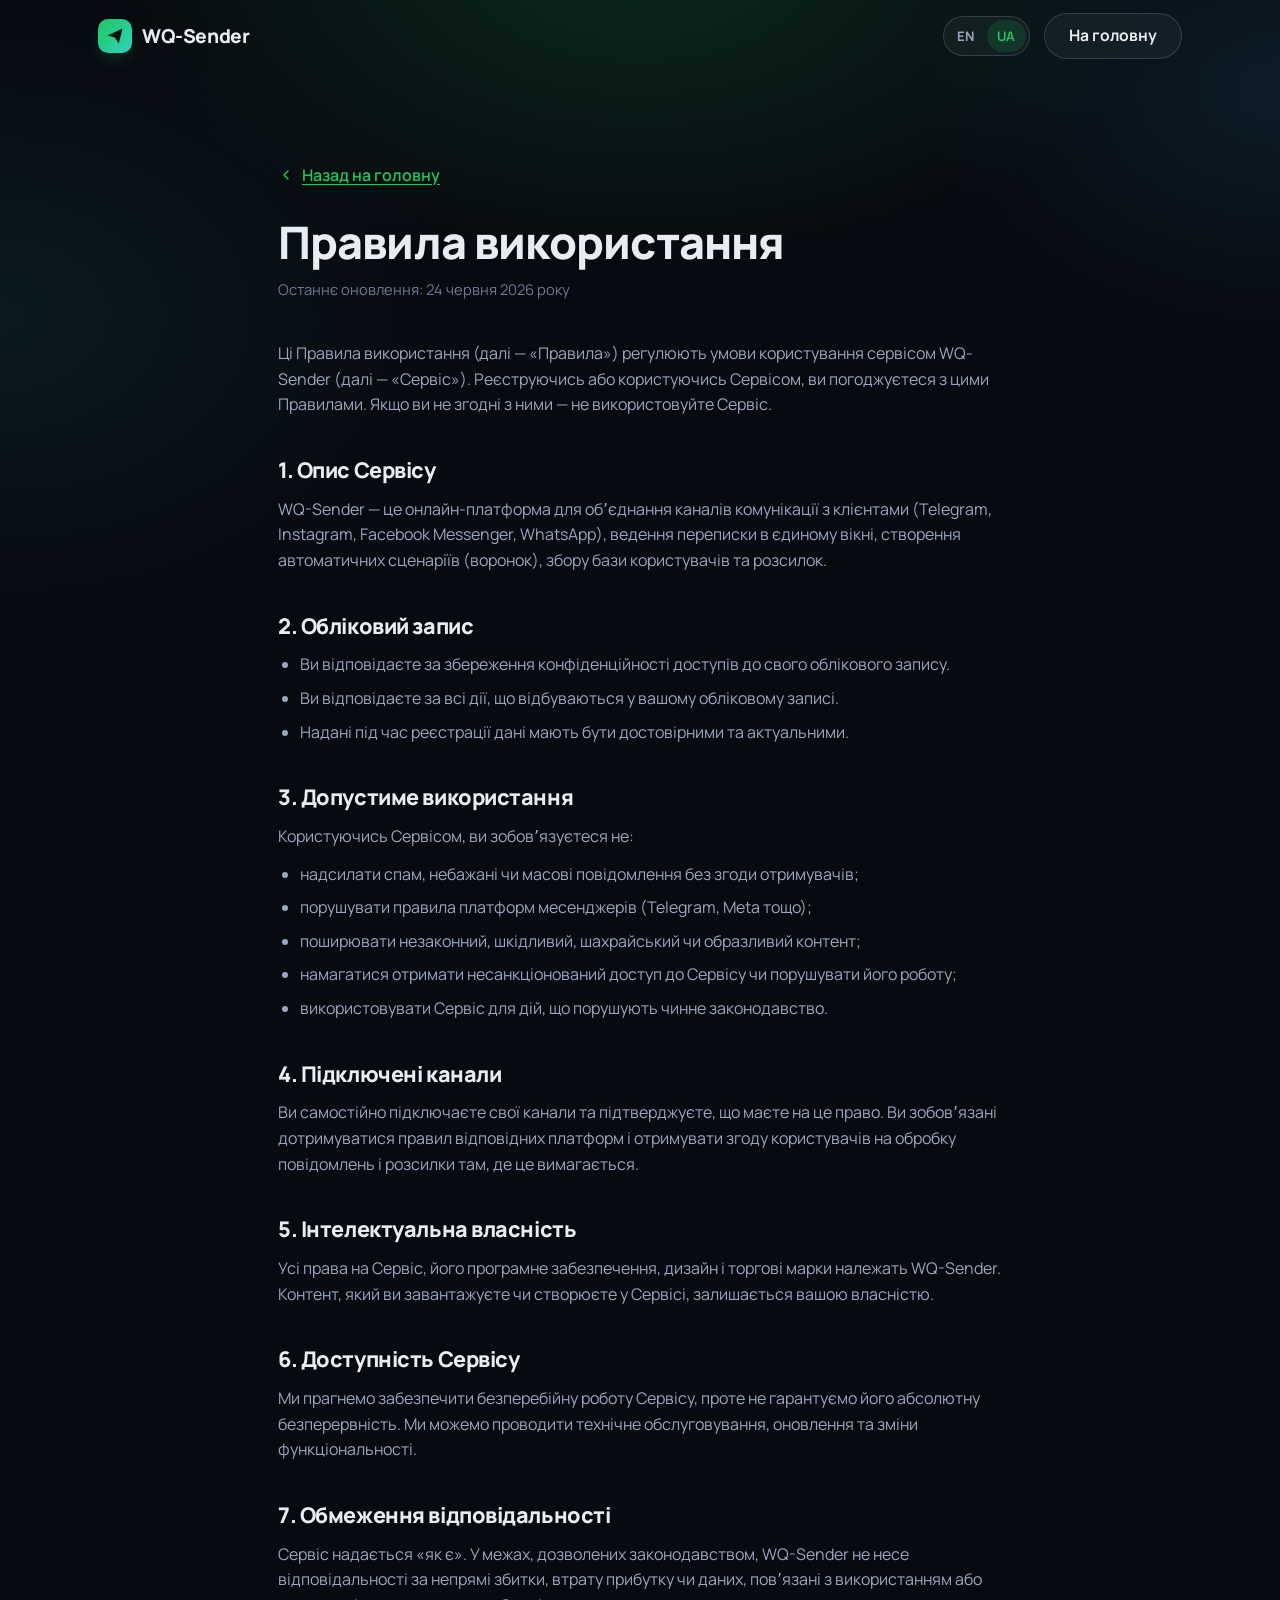
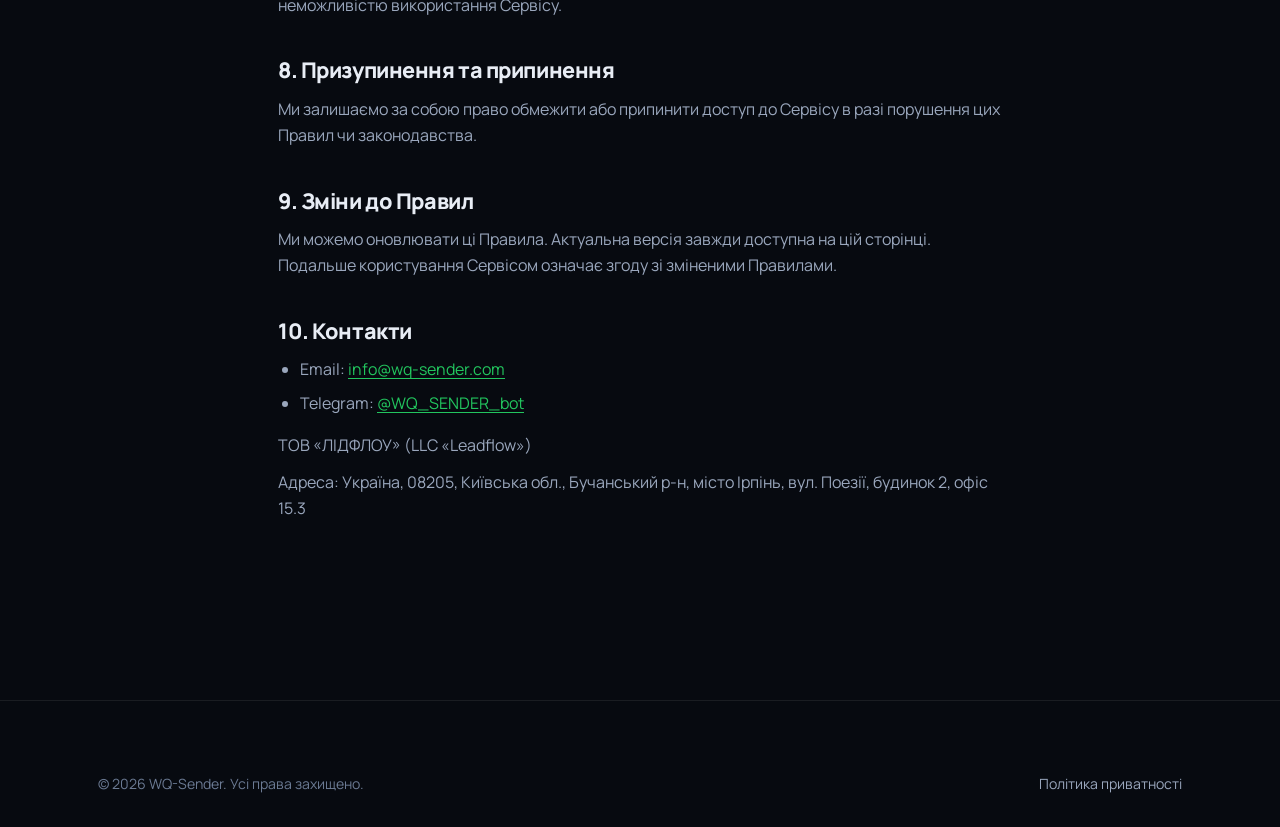
<file: uk/terms.html>
<!DOCTYPE html>
<html lang="uk">
<head>
  <meta charset="UTF-8" />
  <meta name="viewport" content="width=device-width, initial-scale=1.0" />
  <title>Правила використання — WQ-Sender</title>
  <meta name="description" content="Правила використання сервісу WQ-Sender: умови надання послуг, обовʼязки користувачів та обмеження." />
  <meta name="theme-color" content="#070a10" />
  <meta name="robots" content="index,follow" />
  <link rel="canonical" href="https://wq-sender.com/uk/terms.html" />
  <link rel="alternate" hreflang="en" href="https://wq-sender.com/terms.html" />
  <link rel="alternate" hreflang="uk" href="https://wq-sender.com/uk/terms.html" />
  <link rel="alternate" hreflang="x-default" href="https://wq-sender.com/terms.html" />
  <link rel="icon" type="image/svg+xml" href="../assets/img/favicon.svg" />
  <link rel="preconnect" href="https://fonts.googleapis.com" />
  <link rel="preconnect" href="https://fonts.gstatic.com" crossorigin />
  <link href="https://fonts.googleapis.com/css2?family=Manrope:wght@400;500;600;700;800&display=swap" rel="stylesheet" />
  <link rel="stylesheet" href="../assets/css/styles.css" />
</head>
<body>

  <header class="header">
    <div class="container nav">
      <a href="index.html" class="brand" aria-label="WQ-Sender — на головну">
        <span class="logo-mark" aria-hidden="true"><svg viewBox="0 0 24 24" fill="none"><path d="M3 11.5 21 3l-4.5 18-4.7-7.2L3 11.5Z" fill="currentColor"/></svg></span>
        WQ-Sender
      </a>
      <div class="nav-actions">
        <div class="lang-switch" role="group" aria-label="Мова сайту">
          <a href="../terms.html" lang="en" hreflang="en" data-lang="en" title="English">EN</a>
          <a href="terms.html" lang="uk" hreflang="uk" data-lang="uk" aria-current="true" title="Українська">UA</a>
        </div>
        <a href="index.html" class="btn btn-ghost">На головну</a>
      </div>
    </div>
  </header>

  <main class="container legal">
    <a href="index.html" class="back-link">
      <svg viewBox="0 0 24 24" width="16" height="16" fill="none" stroke="currentColor" stroke-width="2" stroke-linecap="round" stroke-linejoin="round"><path d="m15 18-6-6 6-6"/></svg>
      Назад на головну
    </a>

    <h1>Правила використання</h1>
    <p class="updated">Останнє оновлення: 24 червня 2026 року</p>

    <p>Ці Правила використання (далі — «Правила») регулюють умови користування сервісом WQ-Sender (далі — «Сервіс»). Реєструючись або користуючись Сервісом, ви погоджуєтеся з цими Правилами. Якщо ви не згодні з ними — не використовуйте Сервіс.</p>

    <h2>1. Опис Сервісу</h2>
    <p>WQ-Sender — це онлайн-платформа для обʼєднання каналів комунікації з клієнтами (Telegram, Instagram, Facebook Messenger, WhatsApp), ведення переписки в єдиному вікні, створення автоматичних сценаріїв (воронок), збору бази користувачів та розсилок.</p>

    <h2>2. Обліковий запис</h2>
    <ul>
      <li>Ви відповідаєте за збереження конфіденційності доступів до свого облікового запису.</li>
      <li>Ви відповідаєте за всі дії, що відбуваються у вашому обліковому записі.</li>
      <li>Надані під час реєстрації дані мають бути достовірними та актуальними.</li>
    </ul>

    <h2>3. Допустиме використання</h2>
    <p>Користуючись Сервісом, ви зобовʼязуєтеся не:</p>
    <ul>
      <li>надсилати спам, небажані чи масові повідомлення без згоди отримувачів;</li>
      <li>порушувати правила платформ месенджерів (Telegram, Meta тощо);</li>
      <li>поширювати незаконний, шкідливий, шахрайський чи образливий контент;</li>
      <li>намагатися отримати несанкціонований доступ до Сервісу чи порушувати його роботу;</li>
      <li>використовувати Сервіс для дій, що порушують чинне законодавство.</li>
    </ul>

    <h2>4. Підключені канали</h2>
    <p>Ви самостійно підключаєте свої канали та підтверджуєте, що маєте на це право. Ви зобовʼязані дотримуватися правил відповідних платформ і отримувати згоду користувачів на обробку повідомлень і розсилки там, де це вимагається.</p>

    <h2>5. Інтелектуальна власність</h2>
    <p>Усі права на Сервіс, його програмне забезпечення, дизайн і торгові марки належать WQ-Sender. Контент, який ви завантажуєте чи створюєте у Сервісі, залишається вашою власністю.</p>

    <h2>6. Доступність Сервісу</h2>
    <p>Ми прагнемо забезпечити безперебійну роботу Сервісу, проте не гарантуємо його абсолютну безперервність. Ми можемо проводити технічне обслуговування, оновлення та зміни функціональності.</p>

    <h2>7. Обмеження відповідальності</h2>
    <p>Сервіс надається «як є». У межах, дозволених законодавством, WQ-Sender не несе відповідальності за непрямі збитки, втрату прибутку чи даних, повʼязані з використанням або неможливістю використання Сервісу.</p>

    <h2>8. Призупинення та припинення</h2>
    <p>Ми залишаємо за собою право обмежити або припинити доступ до Сервісу в разі порушення цих Правил чи законодавства.</p>

    <h2>9. Зміни до Правил</h2>
    <p>Ми можемо оновлювати ці Правила. Актуальна версія завжди доступна на цій сторінці. Подальше користування Сервісом означає згоду зі зміненими Правилами.</p>

    <h2>10. Контакти</h2>
    <ul>
      <li>Email: <a href="mailto:info@wq-sender.com">info@wq-sender.com</a></li>
      <li>Telegram: <a href="https://t.me/WQ_SENDER_bot">@WQ_SENDER_bot</a></li>
    </ul>
    <p>ТОВ «ЛІДФЛОУ» (LLC «Leadflow»)</p>
    <p>Адреса: Україна, 08205, Київська обл., Бучанський р-н, місто Ірпінь, вул. Поезії, будинок 2, офіс 15.3</p>
  </main>

  <footer class="footer">
    <div class="container">
      <div class="footer-bottom" style="border-top:none;margin-top:0;padding-top:0">
        <span>© <span id="year">2026</span> WQ-Sender. Усі права захищено.</span>
        <span><a href="privacy.html" style="color:var(--text-muted)">Політика приватності</a></span>
      </div>
    </div>
  </footer>

  <script src="../assets/js/main.js"></script>
</body>
</html>
</file>
<file: assets/css/styles.css>
/* =========================================================
   WQ-Sender — Landing styles
   Dark tech / AI theme · neon-green accents · glassmorphism
   ========================================================= */

/* ---------- Design tokens ---------- */
:root {
  /* Colors */
  --bg: #070a10;
  --bg-2: #0a0e16;
  --surface: #0f1623;
  --surface-2: #131c2c;
  --border: rgba(255, 255, 255, 0.08);
  --border-strong: rgba(255, 255, 255, 0.14);

  --text: #e8edf5;
  --text-muted: #9aa7bd;
  --text-dim: #6b7a93;

  --accent: #22c55e;
  --accent-2: #16a34a;
  --accent-soft: rgba(34, 197, 94, 0.14);
  --accent-glow: rgba(34, 197, 94, 0.45);
  --cyan: #2dd4bf;
  --blue: #38bdf8;

  /* Channel brand colors */
  --tg: #29a9eb;
  --ig: #e1306c;
  --fb: #0084ff;
  --wa: #25d366;

  /* Radius & shadow */
  --r-sm: 10px;
  --r-md: 16px;
  --r-lg: 24px;
  --r-pill: 999px;
  --shadow: 0 20px 50px -20px rgba(0, 0, 0, 0.7);
  --shadow-glow: 0 0 0 1px var(--border), 0 20px 60px -25px var(--accent-glow);

  /* Layout */
  --container: 1180px;
  --gutter: clamp(20px, 5vw, 48px);

  /* Type */
  --font: "Manrope", "Inter", -apple-system, BlinkMacSystemFont, "Segoe UI",
    Roboto, Helvetica, Arial, sans-serif;

  --ease: cubic-bezier(0.22, 1, 0.36, 1);
}

/* ---------- Reset ---------- */
*,
*::before,
*::after {
  box-sizing: border-box;
}

html {
  scroll-behavior: smooth;
  -webkit-text-size-adjust: 100%;
}

@media (prefers-reduced-motion: reduce) {
  html {
    scroll-behavior: auto;
  }
}

body {
  margin: 0;
  font-family: var(--font);
  background: var(--bg);
  color: var(--text);
  line-height: 1.6;
  font-size: 16px;
  -webkit-font-smoothing: antialiased;
  text-rendering: optimizeLegibility;
  overflow-x: hidden;
}

/* Ambient background glow */
body::before {
  content: "";
  position: fixed;
  inset: 0;
  z-index: -1;
  background:
    radial-gradient(60% 50% at 50% -5%, rgba(34, 197, 94, 0.16), transparent 70%),
    radial-gradient(40% 40% at 100% 10%, rgba(56, 189, 248, 0.10), transparent 70%),
    radial-gradient(50% 50% at 0% 35%, rgba(45, 212, 191, 0.08), transparent 70%),
    var(--bg);
}

img {
  max-width: 100%;
  display: block;
}

a {
  color: inherit;
  text-decoration: none;
}

h1,
h2,
h3,
h4 {
  margin: 0;
  line-height: 1.15;
  letter-spacing: -0.02em;
  font-weight: 800;
}

p {
  margin: 0;
}

ul {
  margin: 0;
  padding: 0;
  list-style: none;
}

:focus-visible {
  outline: 2px solid var(--accent);
  outline-offset: 3px;
  border-radius: 4px;
}

/* ---------- Layout helpers ---------- */
.container {
  width: 100%;
  max-width: var(--container);
  margin: 0 auto;
  padding-inline: var(--gutter);
}

.section {
  padding-block: clamp(64px, 9vw, 120px);
  position: relative;
}

.section-head {
  max-width: 680px;
  margin: 0 auto clamp(40px, 6vw, 64px);
  text-align: center;
}

.eyebrow {
  display: inline-flex;
  align-items: center;
  gap: 8px;
  font-size: 0.8rem;
  font-weight: 700;
  letter-spacing: 0.08em;
  text-transform: uppercase;
  color: var(--accent);
  background: var(--accent-soft);
  border: 1px solid rgba(34, 197, 94, 0.25);
  padding: 6px 14px;
  border-radius: var(--r-pill);
  margin-bottom: 18px;
}

.section-title {
  font-size: clamp(1.7rem, 4vw, 2.6rem);
}

.section-sub {
  margin-top: 16px;
  color: var(--text-muted);
  font-size: clamp(1rem, 2vw, 1.12rem);
}

.gradient-text {
  background: linear-gradient(100deg, #fff 0%, var(--accent) 55%, var(--cyan) 100%);
  -webkit-background-clip: text;
  background-clip: text;
  -webkit-text-fill-color: transparent;
}

/* ---------- Buttons ---------- */
.btn {
  --b: transparent;
  display: inline-flex;
  align-items: center;
  justify-content: center;
  gap: 10px;
  font-family: inherit;
  font-weight: 700;
  font-size: 0.98rem;
  line-height: 1;
  padding: 14px 24px;
  border-radius: var(--r-pill);
  border: 1px solid var(--b);
  cursor: pointer;
  transition: transform 0.25s var(--ease), box-shadow 0.25s var(--ease),
    background 0.25s var(--ease), border-color 0.25s var(--ease);
  white-space: nowrap;
}

.btn svg {
  width: 18px;
  height: 18px;
}

.btn-primary {
  background: linear-gradient(135deg, var(--accent), var(--accent-2));
  color: #04150a;
  box-shadow: 0 10px 30px -10px var(--accent-glow);
}

.btn-primary:hover {
  transform: translateY(-2px);
  box-shadow: 0 16px 40px -10px var(--accent-glow);
}

.btn-ghost {
  background: rgba(255, 255, 255, 0.04);
  border-color: var(--border-strong);
  color: var(--text);
}

.btn-ghost:hover {
  background: rgba(255, 255, 255, 0.08);
  transform: translateY(-2px);
}

.btn-lg {
  padding: 17px 30px;
  font-size: 1.05rem;
}

/* ---------- Glass card ---------- */
.glass {
  background: linear-gradient(
    180deg,
    rgba(255, 255, 255, 0.05),
    rgba(255, 255, 255, 0.02)
  );
  border: 1px solid var(--border);
  border-radius: var(--r-lg);
  backdrop-filter: blur(10px);
  -webkit-backdrop-filter: blur(10px);
}

/* =========================================================
   Header
   ========================================================= */
.header {
  position: sticky;
  top: 0;
  z-index: 100;
  transition: background 0.3s var(--ease), border-color 0.3s var(--ease);
  border-bottom: 1px solid transparent;
}

.header.scrolled {
  background: rgba(7, 10, 16, 0.82);
  backdrop-filter: blur(14px);
  -webkit-backdrop-filter: blur(14px);
  border-bottom-color: var(--border);
}

.nav {
  display: flex;
  align-items: center;
  justify-content: space-between;
  gap: 24px;
  height: 72px;
}

.brand {
  display: inline-flex;
  align-items: center;
  gap: 10px;
  font-weight: 800;
  font-size: 1.2rem;
  letter-spacing: -0.02em;
}

.brand .logo-mark {
  display: grid;
  place-items: center;
  width: 34px;
  height: 34px;
  border-radius: 10px;
  background: linear-gradient(135deg, var(--accent), var(--cyan));
  color: #04150a;
  box-shadow: 0 8px 20px -8px var(--accent-glow);
}

.brand .logo-mark svg {
  width: 20px;
  height: 20px;
}

.nav-links {
  display: flex;
  align-items: center;
  gap: 30px;
}

.nav-links a {
  color: var(--text-muted);
  font-weight: 600;
  font-size: 0.95rem;
  transition: color 0.2s var(--ease);
}

.nav-links a:hover {
  color: var(--text);
}

.nav-actions {
  display: flex;
  align-items: center;
  gap: 14px;
}

.nav-toggle {
  display: none;
  flex-direction: column;
  justify-content: center;
  gap: 5px;
  width: 44px;
  height: 44px;
  padding: 0;
  background: rgba(255, 255, 255, 0.04);
  border: 1px solid var(--border-strong);
  border-radius: 12px;
  cursor: pointer;
}

.nav-toggle span {
  display: block;
  width: 20px;
  height: 2px;
  margin: 0 auto;
  background: var(--text);
  border-radius: 2px;
  transition: transform 0.3s var(--ease), opacity 0.3s var(--ease);
}

.nav-toggle[aria-expanded="true"] span:nth-child(1) {
  transform: translateY(7px) rotate(45deg);
}
.nav-toggle[aria-expanded="true"] span:nth-child(2) {
  opacity: 0;
}
.nav-toggle[aria-expanded="true"] span:nth-child(3) {
  transform: translateY(-7px) rotate(-45deg);
}

/* ---------- Language switcher ---------- */
.lang-switch {
  display: inline-flex;
  align-items: center;
  gap: 2px;
  padding: 3px;
  background: rgba(255, 255, 255, 0.04);
  border: 1px solid var(--border-strong);
  border-radius: var(--r-pill);
}

.lang-switch a {
  display: inline-flex;
  align-items: center;
  justify-content: center;
  min-width: 38px;
  height: 32px;
  padding: 0 10px;
  border-radius: var(--r-pill);
  color: var(--text-muted);
  font-weight: 700;
  font-size: 0.82rem;
  letter-spacing: 0.04em;
  transition: color 0.2s var(--ease), background 0.2s var(--ease);
}

.lang-switch a:hover {
  color: var(--text);
}

.lang-switch a[aria-current="true"] {
  background: var(--accent-soft);
  color: var(--accent);
}

/* =========================================================
   Hero
   ========================================================= */
.hero {
  position: relative;
  padding-top: clamp(48px, 8vw, 90px);
  padding-bottom: clamp(56px, 8vw, 100px);
}

.hero-grid {
  display: grid;
  grid-template-columns: 1.05fr 0.95fr;
  align-items: center;
  gap: clamp(32px, 5vw, 64px);
}

.hero-badge {
  display: inline-flex;
  align-items: center;
  gap: 8px;
  font-size: 0.85rem;
  font-weight: 600;
  color: var(--text-muted);
  background: rgba(255, 255, 255, 0.04);
  border: 1px solid var(--border);
  padding: 7px 14px 7px 8px;
  border-radius: var(--r-pill);
  margin-bottom: 24px;
}

.hero-badge .dot {
  width: 8px;
  height: 8px;
  border-radius: 50%;
  background: var(--accent);
  box-shadow: 0 0 0 4px var(--accent-soft);
}

.hero h1 {
  font-size: clamp(2.3rem, 6vw, 3.9rem);
  letter-spacing: -0.03em;
}

.hero-sub {
  margin-top: 22px;
  max-width: 540px;
  font-size: clamp(1.05rem, 2.2vw, 1.22rem);
  color: var(--text-muted);
}

.hero-cta {
  margin-top: 34px;
  display: flex;
  flex-wrap: wrap;
  gap: 14px;
}

.hero-trust {
  margin-top: 30px;
  display: flex;
  align-items: center;
  gap: 14px;
  color: var(--text-dim);
  font-size: 0.9rem;
}

.hero-channels {
  display: flex;
  align-items: center;
  gap: 10px;
}

.hero-channels .chan {
  width: 38px;
  height: 38px;
  border-radius: 11px;
  display: grid;
  place-items: center;
  background: var(--surface);
  border: 1px solid var(--border);
}

.hero-channels .chan svg {
  width: 20px;
  height: 20px;
}

/* Hero mockup (faux app window) */
.hero-visual {
  position: relative;
}

.mockup {
  position: relative;
  border-radius: var(--r-lg);
  overflow: hidden;
  box-shadow: var(--shadow);
  border: 1px solid var(--border-strong);
  background: var(--surface);
}

.mockup-bar {
  display: flex;
  align-items: center;
  gap: 7px;
  padding: 13px 16px;
  background: var(--surface-2);
  border-bottom: 1px solid var(--border);
}

.mockup-bar i {
  width: 11px;
  height: 11px;
  border-radius: 50%;
  background: #2a3550;
  display: block;
}
.mockup-bar i:nth-child(1) { background: #ff5f57; }
.mockup-bar i:nth-child(2) { background: #febc2e; }
.mockup-bar i:nth-child(3) { background: #28c840; }

.mockup-body {
  display: grid;
  grid-template-columns: 96px 1fr;
  min-height: 360px;
}

.mockup-side {
  border-right: 1px solid var(--border);
  padding: 14px 10px;
  display: flex;
  flex-direction: column;
  gap: 12px;
  background: var(--bg-2);
}

.mockup-side .ava {
  width: 36px;
  height: 36px;
  border-radius: 11px;
  background: linear-gradient(135deg, var(--accent), var(--cyan));
  opacity: 0.85;
}
.mockup-side .ava.dim { background: var(--surface-2); opacity: 1; }

.mockup-chat {
  padding: 18px;
  display: flex;
  flex-direction: column;
  gap: 12px;
}

.bubble {
  max-width: 75%;
  padding: 11px 15px;
  border-radius: 16px;
  font-size: 0.9rem;
  line-height: 1.45;
  animation: bubbleIn 0.5s var(--ease) both;
}

.bubble.in {
  align-self: flex-start;
  background: var(--surface-2);
  border: 1px solid var(--border);
  border-bottom-left-radius: 5px;
}

.bubble.out {
  align-self: flex-end;
  background: linear-gradient(135deg, var(--accent), var(--accent-2));
  color: #04150a;
  border-bottom-right-radius: 5px;
}

.bubble.bot {
  align-self: flex-start;
  background: rgba(56, 189, 248, 0.1);
  border: 1px solid rgba(56, 189, 248, 0.3);
  border-bottom-left-radius: 5px;
}

.bubble .tag {
  display: block;
  font-size: 0.68rem;
  font-weight: 700;
  text-transform: uppercase;
  letter-spacing: 0.05em;
  margin-bottom: 4px;
  opacity: 0.7;
}

@keyframes bubbleIn {
  from { opacity: 0; transform: translateY(8px); }
  to { opacity: 1; transform: translateY(0); }
}

.mockup .badge-float {
  position: absolute;
  right: -14px;
  bottom: 22px;
  display: flex;
  align-items: center;
  gap: 9px;
  padding: 11px 15px;
  border-radius: 14px;
  background: rgba(15, 22, 35, 0.9);
  border: 1px solid var(--border-strong);
  backdrop-filter: blur(8px);
  font-size: 0.82rem;
  font-weight: 600;
  box-shadow: var(--shadow);
}

.mockup .badge-float .pulse {
  width: 9px;
  height: 9px;
  border-radius: 50%;
  background: var(--accent);
  box-shadow: 0 0 0 0 var(--accent-glow);
  animation: pulse 2s infinite;
}

@keyframes pulse {
  0% { box-shadow: 0 0 0 0 var(--accent-glow); }
  70% { box-shadow: 0 0 0 10px rgba(34, 197, 94, 0); }
  100% { box-shadow: 0 0 0 0 rgba(34, 197, 94, 0); }
}

/* =========================================================
   Channels strip
   ========================================================= */
.channels {
  padding-block: clamp(40px, 6vw, 64px);
}

.channels-label {
  text-align: center;
  color: var(--text-dim);
  font-size: 0.9rem;
  font-weight: 600;
  letter-spacing: 0.04em;
  margin-bottom: 28px;
}

.channels-grid {
  display: grid;
  grid-template-columns: repeat(4, 1fr);
  gap: 16px;
}

.channel-card {
  display: flex;
  align-items: center;
  gap: 14px;
  padding: 18px 20px;
  border-radius: var(--r-md);
  background: var(--surface);
  border: 1px solid var(--border);
  transition: transform 0.3s var(--ease), border-color 0.3s var(--ease),
    background 0.3s var(--ease);
}

.channel-card:hover {
  transform: translateY(-4px);
  border-color: var(--border-strong);
  background: var(--surface-2);
}

.channel-card .ic {
  flex: none;
  width: 44px;
  height: 44px;
  border-radius: 12px;
  display: grid;
  place-items: center;
}

.channel-card .ic svg {
  width: 24px;
  height: 24px;
}

.channel-card .ic.tg { background: rgba(41, 169, 235, 0.14); color: var(--tg); }
.channel-card .ic.ig { background: rgba(225, 48, 108, 0.14); color: var(--ig); }
.channel-card .ic.fb { background: rgba(0, 132, 255, 0.14); color: var(--fb); }
.channel-card .ic.wa { background: rgba(37, 211, 102, 0.14); color: var(--wa); }

.channel-card b {
  display: block;
  font-size: 1rem;
}

.channel-card span {
  font-size: 0.82rem;
  color: var(--text-dim);
}

/* =========================================================
   Features
   ========================================================= */
.features-grid {
  display: grid;
  grid-template-columns: repeat(2, 1fr);
  gap: 20px;
}

.feature {
  padding: 30px;
  border-radius: var(--r-lg);
  position: relative;
  overflow: hidden;
  transition: transform 0.3s var(--ease), border-color 0.3s var(--ease);
}

.feature:hover {
  transform: translateY(-4px);
  border-color: rgba(34, 197, 94, 0.35);
}

.feature::after {
  content: "";
  position: absolute;
  inset: 0;
  background: radial-gradient(
    120% 100% at 0% 0%,
    rgba(34, 197, 94, 0.08),
    transparent 55%
  );
  opacity: 0;
  transition: opacity 0.3s var(--ease);
  pointer-events: none;
}

.feature:hover::after {
  opacity: 1;
}

.feature .f-ic {
  width: 52px;
  height: 52px;
  border-radius: 14px;
  display: grid;
  place-items: center;
  background: var(--accent-soft);
  border: 1px solid rgba(34, 197, 94, 0.25);
  color: var(--accent);
  margin-bottom: 20px;
}

.feature .f-ic svg {
  width: 26px;
  height: 26px;
}

.feature h3 {
  font-size: 1.25rem;
  margin-bottom: 10px;
}

.feature p {
  color: var(--text-muted);
  font-size: 0.98rem;
}

/* =========================================================
   How it works
   ========================================================= */
.steps {
  display: grid;
  grid-template-columns: repeat(3, 1fr);
  gap: 20px;
  counter-reset: step;
}

.step {
  padding: 30px;
  border-radius: var(--r-lg);
  position: relative;
}

.step .num {
  display: grid;
  place-items: center;
  width: 46px;
  height: 46px;
  border-radius: 50%;
  font-weight: 800;
  font-size: 1.15rem;
  color: var(--accent);
  background: var(--accent-soft);
  border: 1px solid rgba(34, 197, 94, 0.3);
  margin-bottom: 18px;
}

.step h3 {
  font-size: 1.18rem;
  margin-bottom: 8px;
}

.step p {
  color: var(--text-muted);
  font-size: 0.96rem;
}

/* =========================================================
   AI section
   ========================================================= */
.ai {
  position: relative;
}

.ai-card {
  position: relative;
  overflow: hidden;
  padding: clamp(36px, 6vw, 72px);
  border-radius: var(--r-lg);
  border: 1px solid rgba(56, 189, 248, 0.25);
  background:
    radial-gradient(80% 120% at 100% 0%, rgba(56, 189, 248, 0.14), transparent 60%),
    radial-gradient(80% 120% at 0% 100%, rgba(34, 197, 94, 0.12), transparent 60%),
    var(--surface);
  display: grid;
  grid-template-columns: 1.1fr 0.9fr;
  align-items: center;
  gap: clamp(32px, 5vw, 56px);
}

.badge-soon {
  display: inline-flex;
  align-items: center;
  gap: 8px;
  font-size: 0.78rem;
  font-weight: 800;
  letter-spacing: 0.08em;
  text-transform: uppercase;
  color: var(--blue);
  background: rgba(56, 189, 248, 0.12);
  border: 1px solid rgba(56, 189, 248, 0.35);
  padding: 6px 14px;
  border-radius: var(--r-pill);
  margin-bottom: 20px;
}

.ai-card h2 {
  font-size: clamp(1.6rem, 3.5vw, 2.4rem);
}

.ai-card p {
  margin-top: 16px;
  color: var(--text-muted);
  font-size: 1.05rem;
}

.ai-list {
  margin-top: 24px;
  display: grid;
  gap: 12px;
}

.ai-list li {
  display: flex;
  align-items: flex-start;
  gap: 12px;
  color: var(--text);
  font-size: 0.98rem;
}

.ai-list .check {
  flex: none;
  width: 22px;
  height: 22px;
  border-radius: 50%;
  display: grid;
  place-items: center;
  background: var(--accent-soft);
  color: var(--accent);
  margin-top: 2px;
}

.ai-list .check svg {
  width: 13px;
  height: 13px;
}

/* AI visual — animated chat */
.ai-visual {
  display: flex;
  flex-direction: column;
  gap: 12px;
}

.ai-visual .bubble {
  max-width: 88%;
  animation: none;
}

.ai-visual .typing {
  display: inline-flex;
  gap: 4px;
  align-items: center;
}

.ai-visual .typing i {
  width: 7px;
  height: 7px;
  border-radius: 50%;
  background: var(--blue);
  animation: typing 1.4s infinite;
}
.ai-visual .typing i:nth-child(2) { animation-delay: 0.2s; }
.ai-visual .typing i:nth-child(3) { animation-delay: 0.4s; }

@keyframes typing {
  0%, 60%, 100% { transform: translateY(0); opacity: 0.4; }
  30% { transform: translateY(-5px); opacity: 1; }
}

/* =========================================================
   Screenshots gallery
   ========================================================= */
.shots-grid {
  display: grid;
  grid-template-columns: repeat(6, 1fr);
  gap: 18px;
}

.shot {
  position: relative;
  border-radius: var(--r-md);
  overflow: hidden;
  border: 1px solid var(--border);
  background: var(--surface);
  transition: transform 0.3s var(--ease), border-color 0.3s var(--ease),
    box-shadow 0.3s var(--ease);
}

.shot:hover {
  transform: translateY(-5px);
  border-color: var(--border-strong);
  box-shadow: var(--shadow);
}

.shot.wide { grid-column: span 4; }
.shot.tall { grid-column: span 2; }

.shot .cap {
  position: absolute;
  left: 14px;
  bottom: 14px;
  z-index: 2;
  font-size: 0.82rem;
  font-weight: 700;
  padding: 6px 12px;
  border-radius: var(--r-pill);
  background: rgba(7, 10, 16, 0.78);
  border: 1px solid var(--border-strong);
  backdrop-filter: blur(6px);
}

.shot-btn {
  display: block;
  width: 100%;
  height: 100%;
  padding: 0;
  margin: 0;
  border: 0;
  background: none;
  cursor: zoom-in;
  font: inherit;
  color: inherit;
}

.shot-btn:focus-visible {
  outline: 2px solid var(--border-strong);
  outline-offset: 2px;
}

.shot img {
  display: block;
  width: 100%;
  height: 100%;
  object-fit: cover;
  object-position: top left;
  aspect-ratio: 16 / 10;
  transition: transform 0.4s var(--ease);
}

.shot:hover img {
  transform: scale(1.03);
}

/* graceful placeholder if a screenshot file is missing */
.shot .ph {
  display: none;
  aspect-ratio: 16 / 10;
  width: 100%;
  background:
    linear-gradient(135deg, var(--surface-2), var(--surface)),
    repeating-linear-gradient(45deg, transparent, transparent 14px, rgba(255,255,255,0.02) 14px, rgba(255,255,255,0.02) 28px);
}

.shot.is-missing img { display: none; }
.shot.is-missing .ph { display: block; }
.shot.is-missing .shot-btn { cursor: default; }

/* =========================================================
   Lightbox (screenshot modal)
   ========================================================= */
.lightbox {
  position: fixed;
  inset: 0;
  z-index: 200;
  display: flex;
  align-items: center;
  justify-content: center;
  padding: clamp(16px, 4vw, 48px);
  background: rgba(4, 7, 12, 0.85);
  backdrop-filter: blur(8px);
  opacity: 0;
  transition: opacity 0.25s var(--ease);
}

.lightbox[hidden] {
  display: none;
}

.lightbox.open {
  opacity: 1;
}

.lightbox-inner {
  position: relative;
  margin: 0;
  max-width: min(1100px, 100%);
  max-height: 100%;
  display: flex;
  flex-direction: column;
  gap: 14px;
  transform: scale(0.96);
  transition: transform 0.3s var(--ease);
}

.lightbox.open .lightbox-inner {
  transform: scale(1);
}

.lightbox-img {
  display: block;
  max-width: 100%;
  max-height: calc(100vh - 140px);
  width: auto;
  height: auto;
  object-fit: contain;
  border-radius: var(--r-md);
  border: 1px solid var(--border-strong);
  box-shadow: var(--shadow);
  background: var(--surface);
}

.lightbox-cap {
  text-align: center;
  font-size: 0.9rem;
  font-weight: 600;
  color: var(--text-muted);
}

.lightbox-close {
  position: absolute;
  top: clamp(12px, 3vw, 28px);
  right: clamp(12px, 3vw, 28px);
  z-index: 2;
  display: grid;
  place-items: center;
  width: 44px;
  height: 44px;
  padding: 0;
  border-radius: var(--r-pill);
  border: 1px solid var(--border-strong);
  background: rgba(7, 10, 16, 0.78);
  color: #fff;
  cursor: pointer;
  transition: transform 0.2s var(--ease), border-color 0.2s var(--ease),
    background 0.2s var(--ease);
}

.lightbox-close:hover {
  transform: rotate(90deg);
  border-color: #fff;
  background: rgba(7, 10, 16, 0.95);
}

@media (prefers-reduced-motion: reduce) {
  .lightbox,
  .lightbox-inner,
  .lightbox-close,
  .shot img {
    transition: none;
  }
}

/* =========================================================
   CTA band
   ========================================================= */
.cta-band {
  position: relative;
  overflow: hidden;
  text-align: center;
  padding: clamp(48px, 8vw, 88px);
  border-radius: var(--r-lg);
  border: 1px solid rgba(34, 197, 94, 0.25);
  background:
    radial-gradient(70% 120% at 50% 0%, rgba(34, 197, 94, 0.18), transparent 60%),
    var(--surface);
}

.cta-band h2 {
  font-size: clamp(1.8rem, 4vw, 2.7rem);
}

.cta-band p {
  margin: 16px auto 0;
  max-width: 540px;
  color: var(--text-muted);
  font-size: 1.08rem;
}

.cta-band .hero-cta {
  justify-content: center;
}

/* =========================================================
   FAQ
   ========================================================= */
.faq-list {
  max-width: 760px;
  margin: 0 auto;
  display: grid;
  gap: 14px;
}

.faq-item {
  border-radius: var(--r-md);
  border: 1px solid var(--border);
  background: var(--surface);
  overflow: hidden;
  transition: border-color 0.3s var(--ease);
}

.faq-item[open] {
  border-color: rgba(34, 197, 94, 0.3);
}

.faq-q {
  display: flex;
  align-items: center;
  justify-content: space-between;
  gap: 16px;
  padding: 20px 24px;
  font-weight: 700;
  font-size: 1.05rem;
  cursor: pointer;
  list-style: none;
  user-select: none;
}

.faq-q::-webkit-details-marker {
  display: none;
}

.faq-q .chev {
  flex: none;
  transition: transform 0.3s var(--ease);
  color: var(--accent);
}

.faq-item[open] .faq-q .chev {
  transform: rotate(180deg);
}

.faq-a {
  padding: 0 24px 22px;
  color: var(--text-muted);
  font-size: 0.98rem;
}

/* =========================================================
   Footer
   ========================================================= */
.footer {
  border-top: 1px solid var(--border);
  padding-block: clamp(48px, 6vw, 72px) 32px;
  margin-top: clamp(40px, 6vw, 80px);
}

.footer-grid {
  display: grid;
  grid-template-columns: 1.4fr 1fr 1fr;
  gap: 40px;
}

.footer-brand p {
  margin-top: 16px;
  color: var(--text-muted);
  max-width: 320px;
  font-size: 0.95rem;
}

.footer-col h4 {
  font-size: 0.82rem;
  text-transform: uppercase;
  letter-spacing: 0.08em;
  color: var(--text-dim);
  margin-bottom: 16px;
  font-weight: 700;
}

.footer-col ul {
  display: grid;
  gap: 12px;
}

.footer-col a {
  color: var(--text-muted);
  font-size: 0.95rem;
  transition: color 0.2s var(--ease);
}

.footer-col a:hover {
  color: var(--accent);
}

.footer-legal {
  margin-top: 48px;
  padding-top: 24px;
  border-top: 1px solid var(--border);
  color: var(--text-dim);
  font-size: 0.88rem;
  line-height: 1.6;
}

.footer-legal p {
  margin: 0;
}

.footer-bottom {
  margin-top: 24px;
  padding-top: 24px;
  border-top: 1px solid var(--border);
  display: flex;
  align-items: center;
  justify-content: space-between;
  gap: 16px;
  flex-wrap: wrap;
  color: var(--text-dim);
  font-size: 0.88rem;
}

/* =========================================================
   Legal pages
   ========================================================= */
.legal {
  padding-block: clamp(48px, 7vw, 90px);
  max-width: 820px;
}

.legal h1 {
  font-size: clamp(2rem, 5vw, 2.8rem);
  margin-bottom: 10px;
}

.legal .updated {
  color: var(--text-dim);
  font-size: 0.92rem;
  margin-bottom: 40px;
}

.legal h2 {
  font-size: 1.35rem;
  margin: 40px 0 14px;
  scroll-margin-top: 90px;
}

.legal p,
.legal li {
  color: var(--text-muted);
  margin-bottom: 12px;
}

.legal ul {
  list-style: disc;
  padding-left: 22px;
  margin-bottom: 16px;
}

.legal li {
  margin-bottom: 8px;
}

.legal a {
  color: var(--accent);
  text-decoration: underline;
  text-underline-offset: 3px;
}

.back-link {
  display: inline-flex;
  align-items: center;
  gap: 8px;
  color: var(--text-muted);
  font-weight: 600;
  margin-bottom: 28px;
}

.back-link:hover {
  color: var(--accent);
}

/* =========================================================
   404
   ========================================================= */
.notfound {
  min-height: 70vh;
  display: grid;
  place-items: center;
  text-align: center;
}

.notfound .code {
  font-size: clamp(5rem, 18vw, 10rem);
  font-weight: 800;
  letter-spacing: -0.04em;
  line-height: 1;
}

.notfound p {
  color: var(--text-muted);
  margin: 16px 0 28px;
  font-size: 1.1rem;
}

/* =========================================================
   Reveal-on-scroll animation
   ========================================================= */
.reveal {
  opacity: 0;
  transform: translateY(26px);
  transition: opacity 0.7s var(--ease), transform 0.7s var(--ease);
  will-change: opacity, transform;
}

.reveal.visible {
  opacity: 1;
  transform: none;
}

@media (prefers-reduced-motion: reduce) {
  .reveal {
    opacity: 1;
    transform: none;
    transition: none;
  }
  .bubble,
  .typing i,
  .badge-float .pulse {
    animation: none !important;
  }
}

/* =========================================================
   Responsive
   ========================================================= */
@media (max-width: 980px) {
  .hero-grid {
    grid-template-columns: 1fr;
  }
  .hero-visual {
    max-width: 520px;
  }
  .ai-card {
    grid-template-columns: 1fr;
  }
  .shots-grid {
    grid-template-columns: repeat(2, 1fr);
  }
  .shot.wide,
  .shot.tall {
    grid-column: span 2;
  }
}

@media (max-width: 760px) {
  .nav-links,
  .nav-actions .btn {
    display: none;
  }
  .nav-toggle {
    display: flex;
  }

  /* mobile menu panel */
  .nav-links.open {
    display: flex;
    position: fixed;
    inset: 72px 0 auto 0;
    flex-direction: column;
    align-items: stretch;
    gap: 4px;
    padding: 18px var(--gutter) 26px;
    background: rgba(7, 10, 16, 0.97);
    backdrop-filter: blur(14px);
    border-bottom: 1px solid var(--border);
    z-index: 99;
  }
  .nav-links.open a {
    padding: 14px 4px;
    font-size: 1.05rem;
    border-bottom: 1px solid var(--border);
  }
  .nav-links.open .btn {
    display: inline-flex;
    margin-top: 12px;
    justify-content: center;
  }

  .features-grid,
  .steps,
  .channels-grid {
    grid-template-columns: 1fr;
  }
  .footer-grid {
    grid-template-columns: 1fr;
    gap: 32px;
  }
}

@media (max-width: 460px) {
  .shots-grid {
    grid-template-columns: 1fr;
  }
  .shot.wide,
  .shot.tall {
    grid-column: span 1;
  }
  .hero-cta .btn {
    width: 100%;
  }
}
</file>
